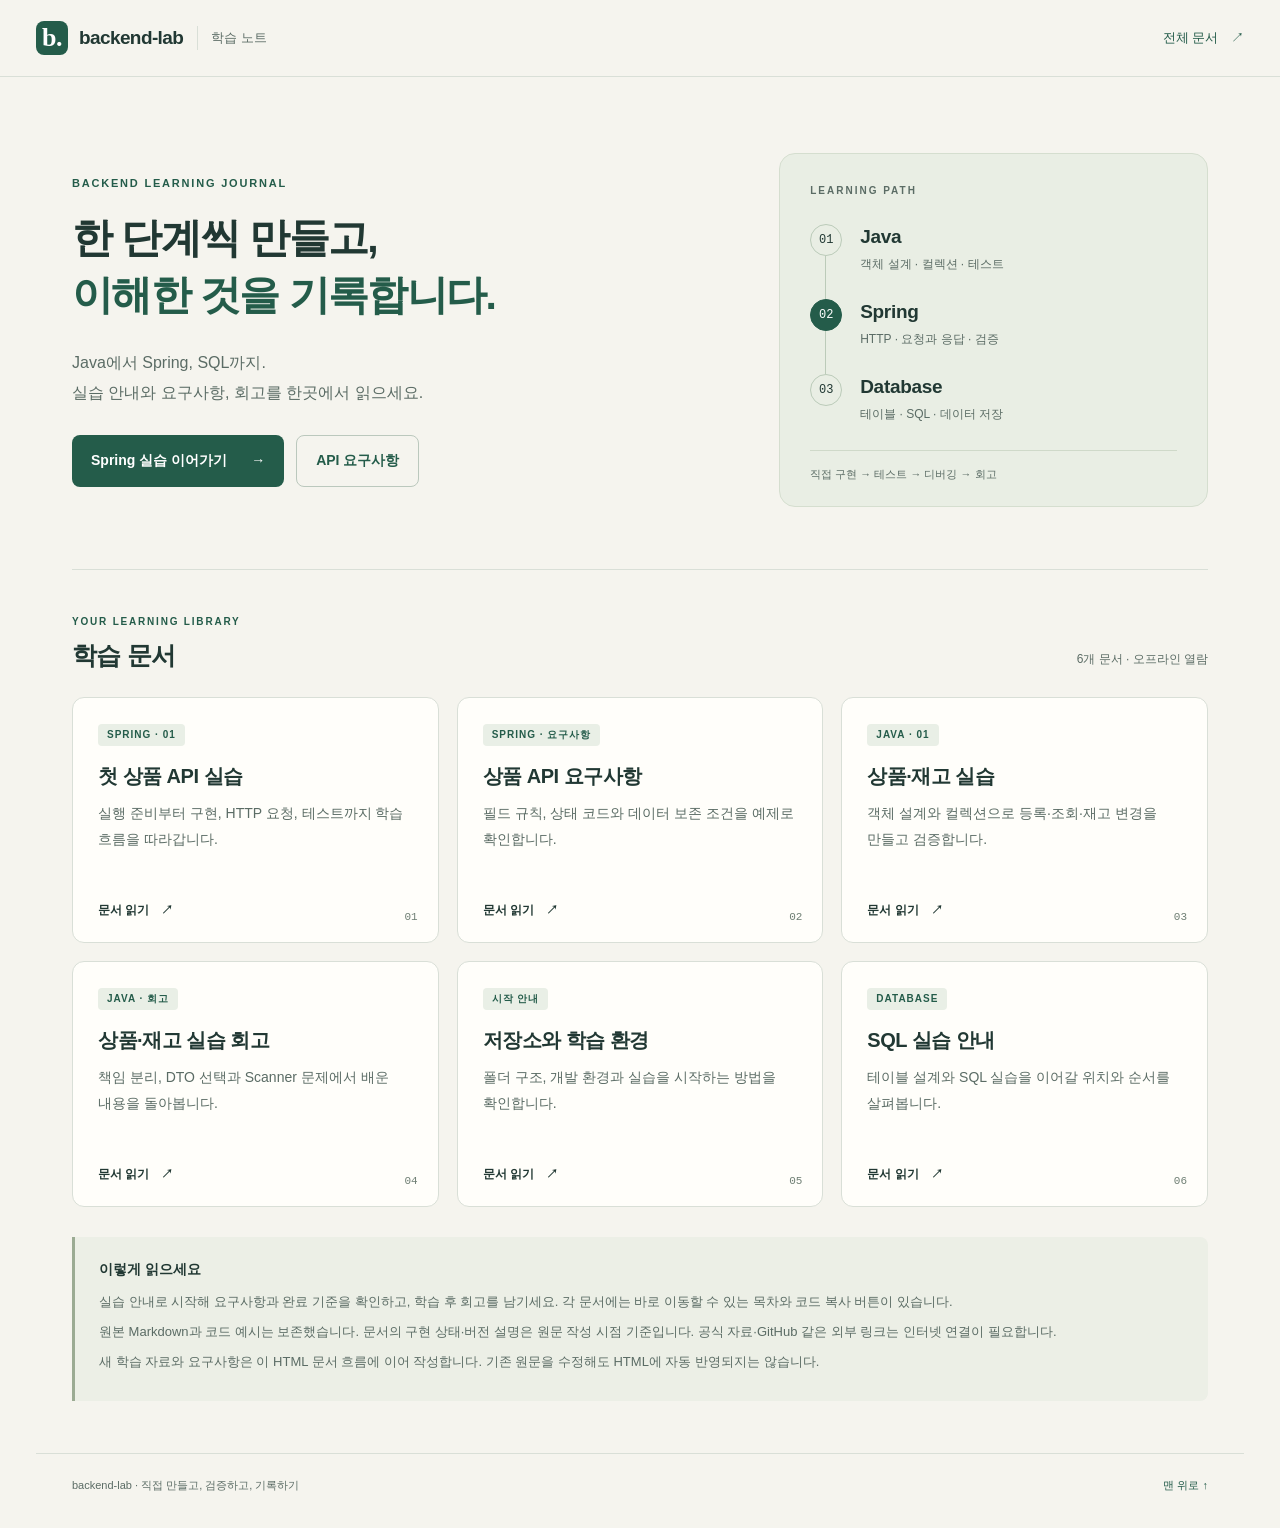
<file: index.html>
<!doctype html>
<html lang="ko">
<head>
<meta charset="utf-8">
<meta name="viewport" content="width=device-width, initial-scale=1">
<meta name="color-scheme" content="light">
<title>학습 시작 · backend-lab</title>
<link rel="stylesheet" href="learning-assets/learning.css">
<script src="learning-assets/learning.js" defer></script>
</head>
<body>
<a class="skip-link" href="#main">본문으로 건너뛰기</a>
<header class="topbar"><div class="topbar-inner"><a class="brand" href="index.html" aria-label="backend-lab 학습 시작"><span class="brand-icon" aria-hidden="true">b.</span>backend-lab<span class="brand-sub">학습 노트</span></a><a class="home-link" href="index.html">전체 문서 <span aria-hidden="true">↗</span></a></div></header>
<main id="main" class="home-main" tabindex="-1"><div id="top"></div>
<section class="hero" aria-labelledby="home-title"><div><p class="eyebrow">BACKEND LEARNING JOURNAL</p><h1 id="home-title">한 단계씩 만들고,<br><span>이해한 것을 기록합니다.</span></h1><p class="hero-description">Java에서 Spring, SQL까지.<br>실습 안내와 요구사항, 회고를 한곳에서 읽으세요.</p><div class="hero-actions"><a class="primary-button" href="spring/01-product-api/README.html">Spring 실습 이어가기 <span aria-hidden="true">→</span></a><a class="secondary-button" href="spring/01-product-api/REQUIREMENTS.html">API 요구사항</a></div></div><aside class="learning-path" aria-label="학습 흐름"><p class="path-label">LEARNING PATH</p><ol><li><span class="step-index">01</span><div><strong>Java</strong><span>객체 설계 · 컬렉션 · 테스트</span></div></li><li><span class="step-index">02</span><div><strong>Spring</strong><span>HTTP · 요청과 응답 · 검증</span></div></li><li><span class="step-index">03</span><div><strong>Database</strong><span>테이블 · SQL · 데이터 저장</span></div></li></ol><p class="path-note">직접 구현 → 테스트 → 디버깅 → 회고</p></aside></section>
<section class="library" aria-labelledby="library-title"><div class="section-heading"><div><p class="eyebrow">YOUR LEARNING LIBRARY</p><h2 id="library-title">학습 문서</h2></div><span class="count-label">6개 문서 · 오프라인 열람</span></div><div class="card-grid"><a class="doc-card" href="spring/01-product-api/README.html"><span class="card-category">SPRING · 01</span><h3>첫 상품 API 실습</h3><p>실행 준비부터 구현, HTTP 요청, 테스트까지 학습 흐름을 따라갑니다.</p><span class="card-link">문서 읽기 <span aria-hidden="true">↗</span></span><span class="card-number" aria-hidden="true">01</span></a>
<a class="doc-card" href="spring/01-product-api/REQUIREMENTS.html"><span class="card-category">SPRING · 요구사항</span><h3>상품 API 요구사항</h3><p>필드 규칙, 상태 코드와 데이터 보존 조건을 예제로 확인합니다.</p><span class="card-link">문서 읽기 <span aria-hidden="true">↗</span></span><span class="card-number" aria-hidden="true">02</span></a>
<a class="doc-card" href="java/01-product-inventory/README.html"><span class="card-category">JAVA · 01</span><h3>상품·재고 실습</h3><p>객체 설계와 컬렉션으로 등록·조회·재고 변경을 만들고 검증합니다.</p><span class="card-link">문서 읽기 <span aria-hidden="true">↗</span></span><span class="card-number" aria-hidden="true">03</span></a>
<a class="doc-card" href="java/01-product-inventory/LEARNING.html"><span class="card-category">JAVA · 회고</span><h3>상품·재고 실습 회고</h3><p>책임 분리, DTO 선택과 Scanner 문제에서 배운 내용을 돌아봅니다.</p><span class="card-link">문서 읽기 <span aria-hidden="true">↗</span></span><span class="card-number" aria-hidden="true">04</span></a>
<a class="doc-card" href="README.html"><span class="card-category">시작 안내</span><h3>저장소와 학습 환경</h3><p>폴더 구조, 개발 환경과 실습을 시작하는 방법을 확인합니다.</p><span class="card-link">문서 읽기 <span aria-hidden="true">↗</span></span><span class="card-number" aria-hidden="true">05</span></a>
<a class="doc-card" href="database/README.html"><span class="card-category">DATABASE</span><h3>SQL 실습 안내</h3><p>테이블 설계와 SQL 실습을 이어갈 위치와 순서를 살펴봅니다.</p><span class="card-link">문서 읽기 <span aria-hidden="true">↗</span></span><span class="card-number" aria-hidden="true">06</span></a></div></section>
<aside class="reading-note" aria-label="문서 이용 안내"><strong>이렇게 읽으세요</strong><p>실습 안내로 시작해 요구사항과 완료 기준을 확인하고, 학습 후 회고를 남기세요. 각 문서에는 바로 이동할 수 있는 목차와 코드 복사 버튼이 있습니다.</p><p>원본 Markdown과 코드 예시는 보존했습니다. 문서의 구현 상태·버전 설명은 원문 작성 시점 기준입니다. 공식 자료·GitHub 같은 외부 링크는 인터넷 연결이 필요합니다.</p><p>새 학습 자료와 요구사항은 이 HTML 문서 흐름에 이어 작성합니다. 기존 원문을 수정해도 HTML에 자동 반영되지는 않습니다.</p></aside>
</main><footer class="site-footer"><span>backend-lab · 직접 만들고, 검증하고, 기록하기</span><a href="#top">맨 위로 ↑</a></footer>
<div class="sr-only" id="copy-status" role="status" aria-live="polite"></div>
</body>
</html>
</file>
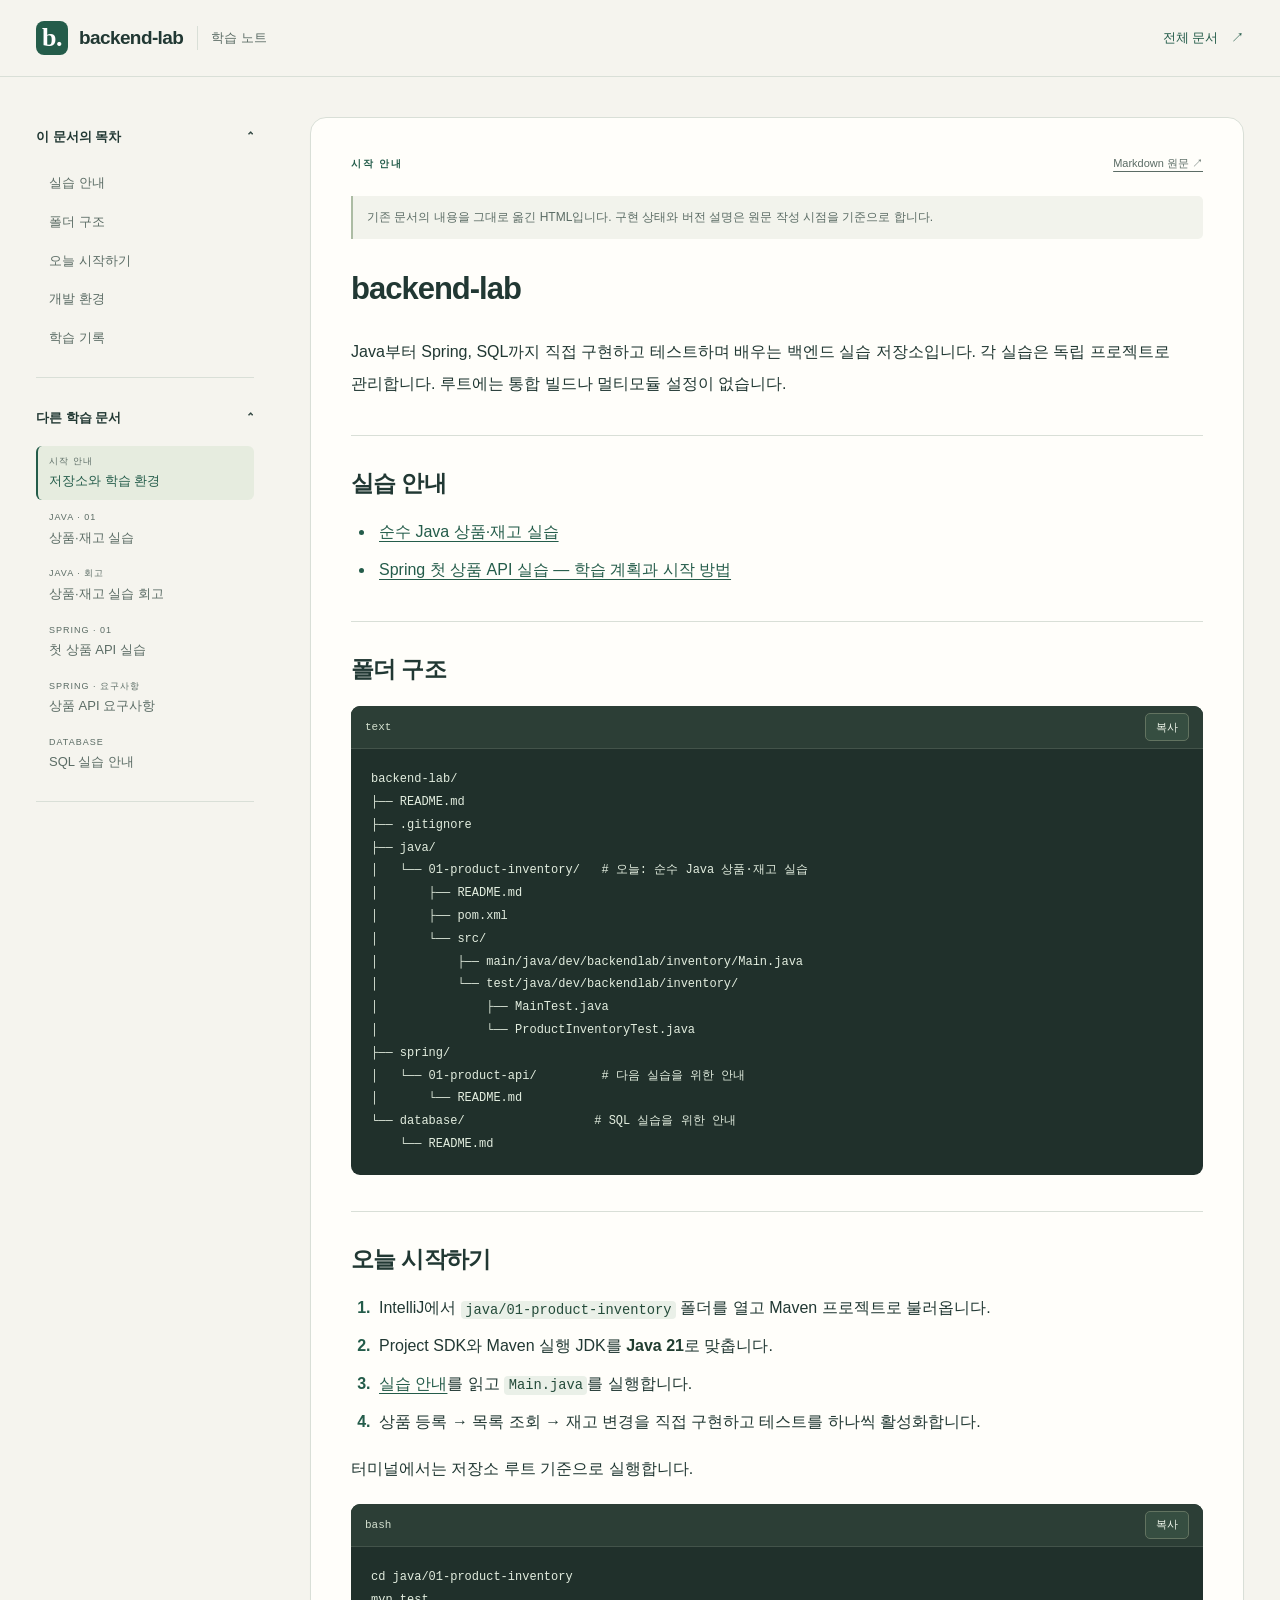
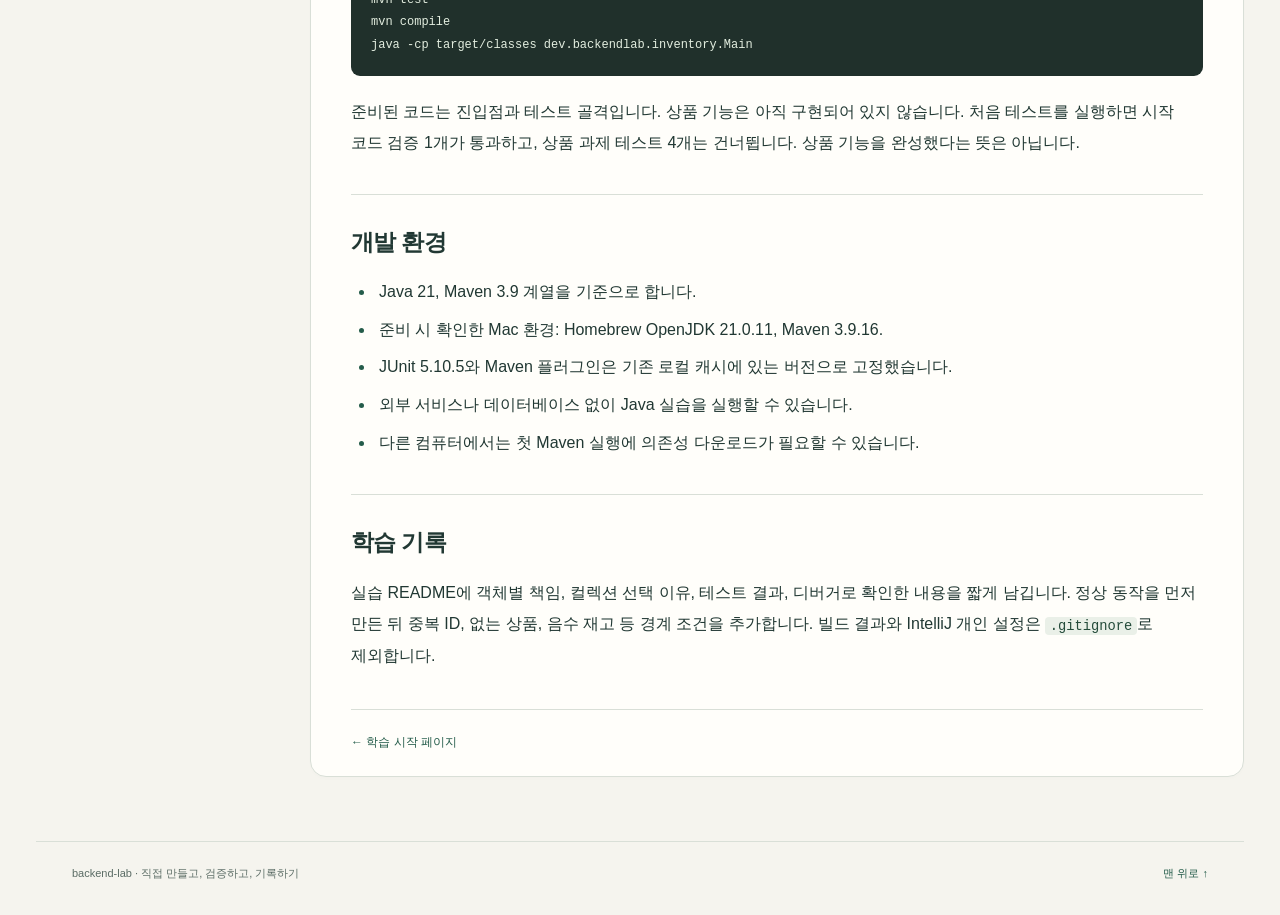
<file: README.html>
<!doctype html>
<html lang="ko">
<head>
<meta charset="utf-8">
<meta name="viewport" content="width=device-width, initial-scale=1">
<meta name="color-scheme" content="light">
<title>저장소와 학습 환경 · backend-lab</title>
<link rel="stylesheet" href="learning-assets/learning.css">
<script src="learning-assets/learning.js" defer></script>
</head>
<body>
<a class="skip-link" href="#main">본문으로 건너뛰기</a>
<header class="topbar"><div class="topbar-inner"><a class="brand" href="index.html" aria-label="backend-lab 학습 시작"><span class="brand-icon" aria-hidden="true">b.</span>backend-lab<span class="brand-sub">학습 노트</span></a><a class="home-link" href="index.html">전체 문서 <span aria-hidden="true">↗</span></a></div></header>
<div id="top" class="page-layout">
<aside class="sidebar"><details class="contents" open><summary>이 문서의 목차 <span aria-hidden="true">⌄</span></summary><nav aria-label="이 문서의 목차"><a class="depth-2" href="#실습-안내">실습 안내</a>
<a class="depth-2" href="#폴더-구조">폴더 구조</a>
<a class="depth-2" href="#오늘-시작하기">오늘 시작하기</a>
<a class="depth-2" href="#개발-환경">개발 환경</a>
<a class="depth-2" href="#학습-기록">학습 기록</a></nav></details><details class="document-list"><summary>다른 학습 문서 <span aria-hidden="true">⌄</span></summary><nav aria-label="다른 학습 문서"><a aria-current="page" href="README.html"><span>시작 안내</span>저장소와 학습 환경</a>
<a  href="java/01-product-inventory/README.html"><span>JAVA · 01</span>상품·재고 실습</a>
<a  href="java/01-product-inventory/LEARNING.html"><span>JAVA · 회고</span>상품·재고 실습 회고</a>
<a  href="spring/01-product-api/README.html"><span>SPRING · 01</span>첫 상품 API 실습</a>
<a  href="spring/01-product-api/REQUIREMENTS.html"><span>SPRING · 요구사항</span>상품 API 요구사항</a>
<a  href="database/README.html"><span>DATABASE</span>SQL 실습 안내</a></nav></details></aside>
<main id="main" class="document" tabindex="-1"><div class="document-meta"><span class="eyebrow">시작 안내</span><a class="source-link" href="README.md">Markdown 원문 ↗</a></div><div class="source-notice">기존 문서의 내용을 그대로 옮긴 HTML입니다. 구현 상태와 버전 설명은 원문 작성 시점을 기준으로 합니다.</div><article class="markdown-source"><section class="doc-intro"><h1 id="backend-lab">backend-lab</h1>
<p>Java부터 Spring, SQL까지 직접 구현하고 테스트하며 배우는 백엔드 실습 저장소입니다.
각 실습은 독립 프로젝트로 관리합니다. 루트에는 통합 빌드나 멀티모듈 설정이 없습니다.</p>
</section><section class="doc-section" aria-labelledby="실습-안내"><h2 id="실습-안내">실습 안내</h2>
<ul>
<li><a href="java/01-product-inventory/README.html">순수 Java 상품·재고 실습</a></li>
<li><a href="spring/01-product-api/README.html">Spring 첫 상품 API 실습 — 학습 계획과 시작 방법</a></li>
</ul>
</section><section class="doc-section" aria-labelledby="폴더-구조"><h2 id="폴더-구조">폴더 구조</h2>
<div class="code-block"><div class="code-toolbar" data-ui><span>text</span><button type="button" class="copy-button" aria-label="text 코드 복사">복사</button></div><pre tabindex="0"><code class="language-text">backend-lab/
├── README.md
├── .gitignore
├── java/
│   └── 01-product-inventory/   # 오늘: 순수 Java 상품·재고 실습
│       ├── README.md
│       ├── pom.xml
│       └── src/
│           ├── main/java/dev/backendlab/inventory/Main.java
│           └── test/java/dev/backendlab/inventory/
│               ├── MainTest.java
│               └── ProductInventoryTest.java
├── spring/
│   └── 01-product-api/         # 다음 실습을 위한 안내
│       └── README.md
└── database/                  # SQL 실습을 위한 안내
    └── README.md
</code></pre></div>
</section><section class="doc-section" aria-labelledby="오늘-시작하기"><h2 id="오늘-시작하기">오늘 시작하기</h2>
<ol>
<li>IntelliJ에서 <code>java/01-product-inventory</code> 폴더를 열고 Maven 프로젝트로 불러옵니다.</li>
<li>Project SDK와 Maven 실행 JDK를 <strong>Java 21</strong>로 맞춥니다.</li>
<li><a href="java/01-product-inventory/README.html">실습 안내</a>를 읽고 <code>Main.java</code>를 실행합니다.</li>
<li>상품 등록 → 목록 조회 → 재고 변경을 직접 구현하고 테스트를 하나씩 활성화합니다.</li>
</ol>
<p>터미널에서는 저장소 루트 기준으로 실행합니다.</p>
<div class="code-block"><div class="code-toolbar" data-ui><span>bash</span><button type="button" class="copy-button" aria-label="bash 코드 복사">복사</button></div><pre tabindex="0"><code class="language-bash">cd java/01-product-inventory
mvn test
mvn compile
java -cp target/classes dev.backendlab.inventory.Main
</code></pre></div>
<p>준비된 코드는 진입점과 테스트 골격입니다. 상품 기능은 아직 구현되어 있지 않습니다.
처음 테스트를 실행하면 시작 코드 검증 1개가 통과하고, 상품 과제 테스트 4개는 건너뜁니다.
상품 기능을 완성했다는 뜻은 아닙니다.</p>
</section><section class="doc-section" aria-labelledby="개발-환경"><h2 id="개발-환경">개발 환경</h2>
<ul>
<li>Java 21, Maven 3.9 계열을 기준으로 합니다.</li>
<li>준비 시 확인한 Mac 환경: Homebrew OpenJDK 21.0.11, Maven 3.9.16.</li>
<li>JUnit 5.10.5와 Maven 플러그인은 기존 로컬 캐시에 있는 버전으로 고정했습니다.</li>
<li>외부 서비스나 데이터베이스 없이 Java 실습을 실행할 수 있습니다.</li>
<li>다른 컴퓨터에서는 첫 Maven 실행에 의존성 다운로드가 필요할 수 있습니다.</li>
</ul>
</section><section class="doc-section" aria-labelledby="학습-기록"><h2 id="학습-기록">학습 기록</h2>
<p>실습 README에 객체별 책임, 컬렉션 선택 이유, 테스트 결과, 디버거로 확인한 내용을 짧게 남깁니다.
정상 동작을 먼저 만든 뒤 중복 ID, 없는 상품, 음수 재고 등 경계 조건을 추가합니다.
빌드 결과와 IntelliJ 개인 설정은 <code>.gitignore</code>로 제외합니다.</p>
</section></article><nav class="document-bottom" aria-label="문서 이동"><a href="index.html">← 학습 시작 페이지</a></nav></main>
</div><footer class="site-footer"><span>backend-lab · 직접 만들고, 검증하고, 기록하기</span><a href="#top">맨 위로 ↑</a></footer>
<div class="sr-only" id="copy-status" role="status" aria-live="polite"></div>
</body>
</html>
</file>
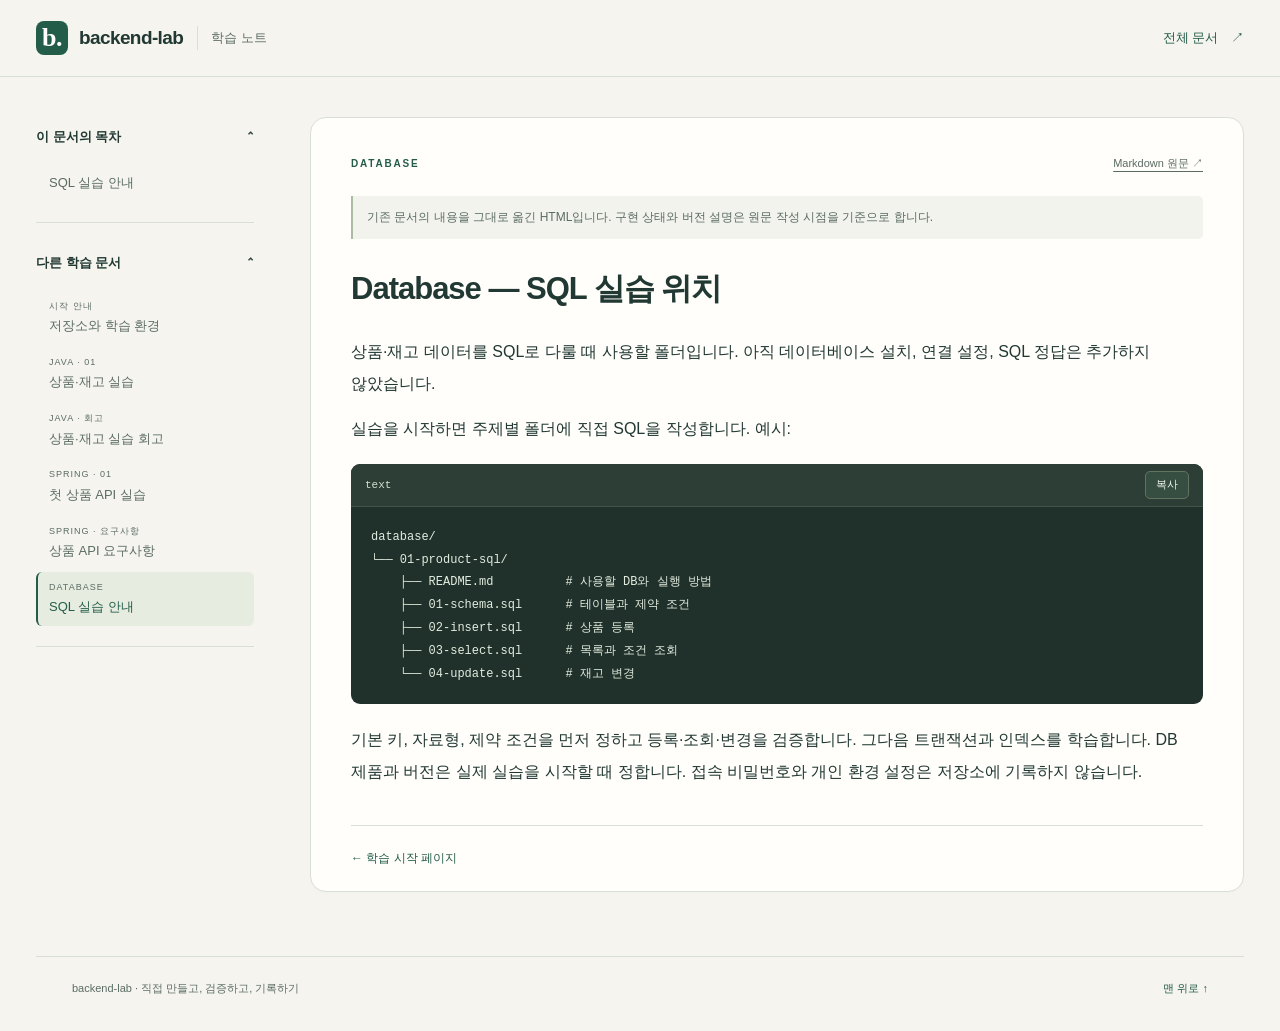
<file: database/README.html>
<!doctype html>
<html lang="ko">
<head>
<meta charset="utf-8">
<meta name="viewport" content="width=device-width, initial-scale=1">
<meta name="color-scheme" content="light">
<title>SQL 실습 안내 · backend-lab</title>
<link rel="stylesheet" href="../learning-assets/learning.css">
<script src="../learning-assets/learning.js" defer></script>
</head>
<body>
<a class="skip-link" href="#main">본문으로 건너뛰기</a>
<header class="topbar"><div class="topbar-inner"><a class="brand" href="../index.html" aria-label="backend-lab 학습 시작"><span class="brand-icon" aria-hidden="true">b.</span>backend-lab<span class="brand-sub">학습 노트</span></a><a class="home-link" href="../index.html">전체 문서 <span aria-hidden="true">↗</span></a></div></header>
<div id="top" class="page-layout">
<aside class="sidebar"><details class="contents" open><summary>이 문서의 목차 <span aria-hidden="true">⌄</span></summary><nav aria-label="이 문서의 목차"><a href="#database--sql-실습-위치">SQL 실습 안내</a></nav></details><details class="document-list"><summary>다른 학습 문서 <span aria-hidden="true">⌄</span></summary><nav aria-label="다른 학습 문서"><a  href="../README.html"><span>시작 안내</span>저장소와 학습 환경</a>
<a  href="../java/01-product-inventory/README.html"><span>JAVA · 01</span>상품·재고 실습</a>
<a  href="../java/01-product-inventory/LEARNING.html"><span>JAVA · 회고</span>상품·재고 실습 회고</a>
<a  href="../spring/01-product-api/README.html"><span>SPRING · 01</span>첫 상품 API 실습</a>
<a  href="../spring/01-product-api/REQUIREMENTS.html"><span>SPRING · 요구사항</span>상품 API 요구사항</a>
<a aria-current="page" href="README.html"><span>DATABASE</span>SQL 실습 안내</a></nav></details></aside>
<main id="main" class="document" tabindex="-1"><div class="document-meta"><span class="eyebrow">DATABASE</span><a class="source-link" href="README.md">Markdown 원문 ↗</a></div><div class="source-notice">기존 문서의 내용을 그대로 옮긴 HTML입니다. 구현 상태와 버전 설명은 원문 작성 시점을 기준으로 합니다.</div><article class="markdown-source"><section class="doc-intro"><h1 id="database--sql-실습-위치">Database — SQL 실습 위치</h1>
<p>상품·재고 데이터를 SQL로 다룰 때 사용할 폴더입니다.
아직 데이터베이스 설치, 연결 설정, SQL 정답은 추가하지 않았습니다.</p>
<p>실습을 시작하면 주제별 폴더에 직접 SQL을 작성합니다. 예시:</p>
<div class="code-block"><div class="code-toolbar" data-ui><span>text</span><button type="button" class="copy-button" aria-label="text 코드 복사">복사</button></div><pre tabindex="0"><code class="language-text">database/
└── 01-product-sql/
    ├── README.md          # 사용할 DB와 실행 방법
    ├── 01-schema.sql      # 테이블과 제약 조건
    ├── 02-insert.sql      # 상품 등록
    ├── 03-select.sql      # 목록과 조건 조회
    └── 04-update.sql      # 재고 변경
</code></pre></div>
<p>기본 키, 자료형, 제약 조건을 먼저 정하고 등록·조회·변경을 검증합니다.
그다음 트랜잭션과 인덱스를 학습합니다. DB 제품과 버전은 실제 실습을 시작할 때 정합니다.
접속 비밀번호와 개인 환경 설정은 저장소에 기록하지 않습니다.</p>
</section></article><nav class="document-bottom" aria-label="문서 이동"><a href="../index.html">← 학습 시작 페이지</a></nav></main>
</div><footer class="site-footer"><span>backend-lab · 직접 만들고, 검증하고, 기록하기</span><a href="#top">맨 위로 ↑</a></footer>
<div class="sr-only" id="copy-status" role="status" aria-live="polite"></div>
</body>
</html>
</file>
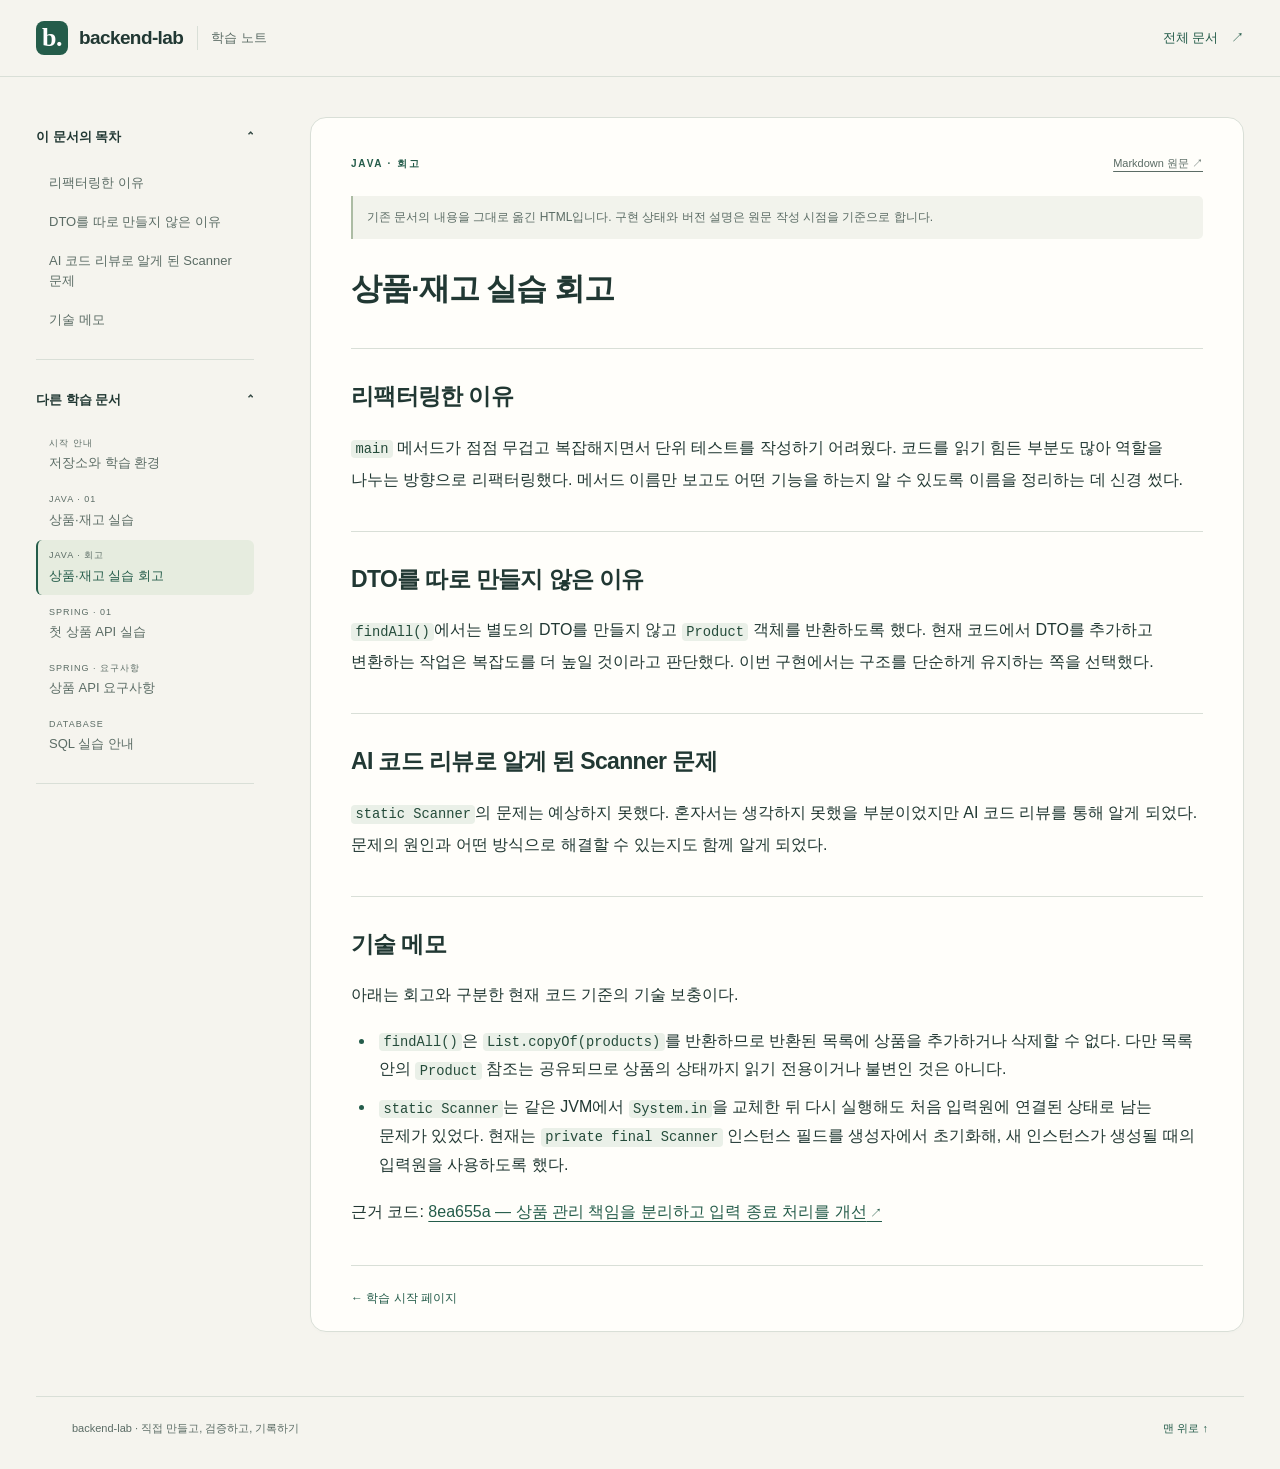
<file: java/01-product-inventory/LEARNING.html>
<!doctype html>
<html lang="ko">
<head>
<meta charset="utf-8">
<meta name="viewport" content="width=device-width, initial-scale=1">
<meta name="color-scheme" content="light">
<title>상품·재고 실습 회고 · backend-lab</title>
<link rel="stylesheet" href="../../learning-assets/learning.css">
<script src="../../learning-assets/learning.js" defer></script>
</head>
<body>
<a class="skip-link" href="#main">본문으로 건너뛰기</a>
<header class="topbar"><div class="topbar-inner"><a class="brand" href="../../index.html" aria-label="backend-lab 학습 시작"><span class="brand-icon" aria-hidden="true">b.</span>backend-lab<span class="brand-sub">학습 노트</span></a><a class="home-link" href="../../index.html">전체 문서 <span aria-hidden="true">↗</span></a></div></header>
<div id="top" class="page-layout">
<aside class="sidebar"><details class="contents" open><summary>이 문서의 목차 <span aria-hidden="true">⌄</span></summary><nav aria-label="이 문서의 목차"><a class="depth-2" href="#리팩터링한-이유">리팩터링한 이유</a>
<a class="depth-2" href="#dto를-따로-만들지-않은-이유">DTO를 따로 만들지 않은 이유</a>
<a class="depth-2" href="#ai-코드-리뷰로-알게-된-scanner-문제">AI 코드 리뷰로 알게 된 Scanner 문제</a>
<a class="depth-2" href="#기술-메모">기술 메모</a></nav></details><details class="document-list"><summary>다른 학습 문서 <span aria-hidden="true">⌄</span></summary><nav aria-label="다른 학습 문서"><a  href="../../README.html"><span>시작 안내</span>저장소와 학습 환경</a>
<a  href="README.html"><span>JAVA · 01</span>상품·재고 실습</a>
<a aria-current="page" href="LEARNING.html"><span>JAVA · 회고</span>상품·재고 실습 회고</a>
<a  href="../../spring/01-product-api/README.html"><span>SPRING · 01</span>첫 상품 API 실습</a>
<a  href="../../spring/01-product-api/REQUIREMENTS.html"><span>SPRING · 요구사항</span>상품 API 요구사항</a>
<a  href="../../database/README.html"><span>DATABASE</span>SQL 실습 안내</a></nav></details></aside>
<main id="main" class="document" tabindex="-1"><div class="document-meta"><span class="eyebrow">JAVA · 회고</span><a class="source-link" href="LEARNING.md">Markdown 원문 ↗</a></div><div class="source-notice">기존 문서의 내용을 그대로 옮긴 HTML입니다. 구현 상태와 버전 설명은 원문 작성 시점을 기준으로 합니다.</div><article class="markdown-source"><section class="doc-intro"><h1 id="상품재고-실습-회고">상품·재고 실습 회고</h1>
</section><section class="doc-section" aria-labelledby="리팩터링한-이유"><h2 id="리팩터링한-이유">리팩터링한 이유</h2>
<p><code>main</code> 메서드가 점점 무겁고 복잡해지면서 단위 테스트를 작성하기 어려웠다. 코드를 읽기 힘든 부분도 많아 역할을 나누는 방향으로 리팩터링했다. 메서드 이름만 보고도 어떤 기능을 하는지 알 수 있도록 이름을 정리하는 데 신경 썼다.</p>
</section><section class="doc-section" aria-labelledby="dto를-따로-만들지-않은-이유"><h2 id="dto를-따로-만들지-않은-이유">DTO를 따로 만들지 않은 이유</h2>
<p><code>findAll()</code>에서는 별도의 DTO를 만들지 않고 <code>Product</code> 객체를 반환하도록 했다. 현재 코드에서 DTO를 추가하고 변환하는 작업은 복잡도를 더 높일 것이라고 판단했다. 이번 구현에서는 구조를 단순하게 유지하는 쪽을 선택했다.</p>
</section><section class="doc-section" aria-labelledby="ai-코드-리뷰로-알게-된-scanner-문제"><h2 id="ai-코드-리뷰로-알게-된-scanner-문제">AI 코드 리뷰로 알게 된 Scanner 문제</h2>
<p><code>static Scanner</code>의 문제는 예상하지 못했다. 혼자서는 생각하지 못했을 부분이었지만 AI 코드 리뷰를 통해 알게 되었다. 문제의 원인과 어떤 방식으로 해결할 수 있는지도 함께 알게 되었다.</p>
</section><section class="doc-section" aria-labelledby="기술-메모"><h2 id="기술-메모">기술 메모</h2>
<p>아래는 회고와 구분한 현재 코드 기준의 기술 보충이다.</p>
<ul>
<li><code>findAll()</code>은 <code>List.copyOf(products)</code>를 반환하므로 반환된 목록에 상품을 추가하거나 삭제할 수 없다. 다만 목록 안의 <code>Product</code> 참조는 공유되므로 상품의 상태까지 읽기 전용이거나 불변인 것은 아니다.</li>
<li><code>static Scanner</code>는 같은 JVM에서 <code>System.in</code>을 교체한 뒤 다시 실행해도 처음 입력원에 연결된 상태로 남는 문제가 있었다. 현재는 <code>private final Scanner</code> 인스턴스 필드를 생성자에서 초기화해, 새 인스턴스가 생성될 때의 입력원을 사용하도록 했다.</li>
</ul>
<p>근거 코드: <a href="https://github.com/AHNYUNKI/backend-lab/commit/8ea655a5eacd21237ea53de2bc0f5b7ed4e32172" class="external-link">8ea655a — 상품 관리 책임을 분리하고 입력 종료 처리를 개선</a></p>
</section></article><nav class="document-bottom" aria-label="문서 이동"><a href="../../index.html">← 학습 시작 페이지</a></nav></main>
</div><footer class="site-footer"><span>backend-lab · 직접 만들고, 검증하고, 기록하기</span><a href="#top">맨 위로 ↑</a></footer>
<div class="sr-only" id="copy-status" role="status" aria-live="polite"></div>
</body>
</html>
</file>
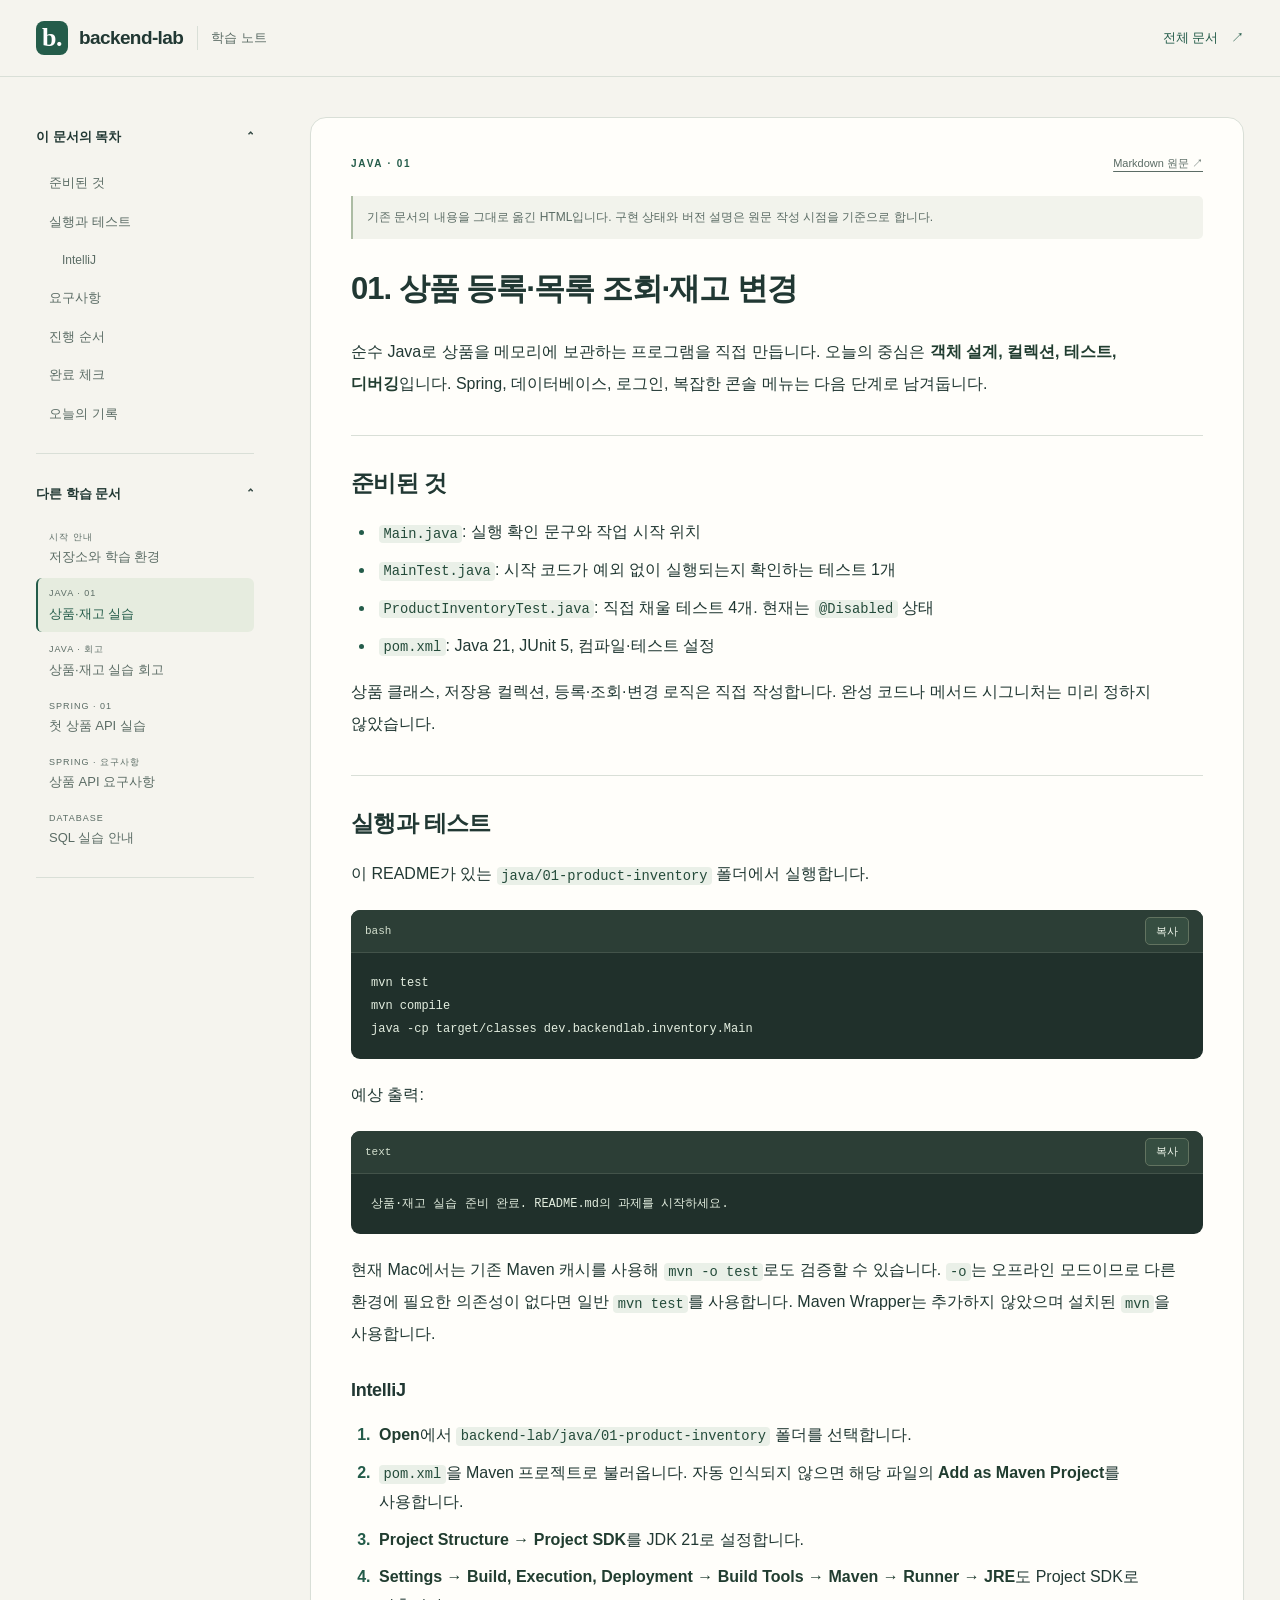
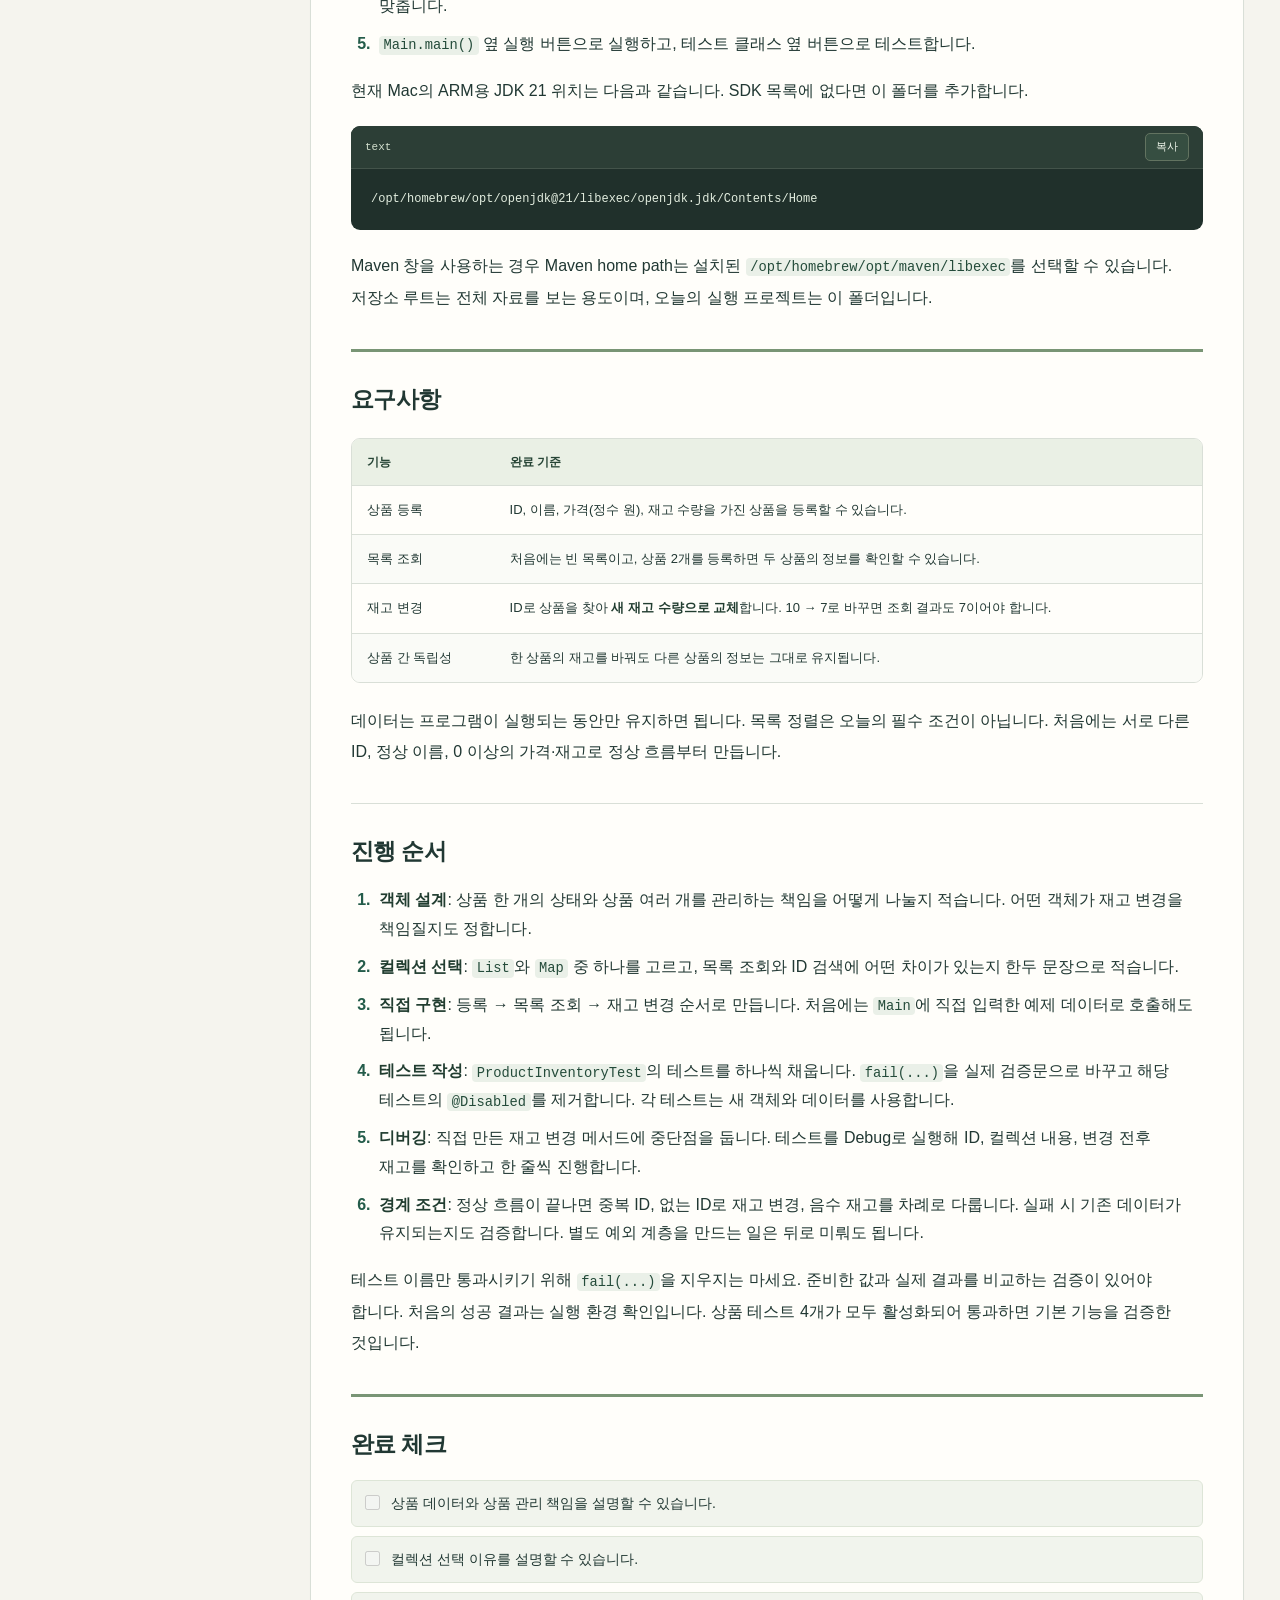
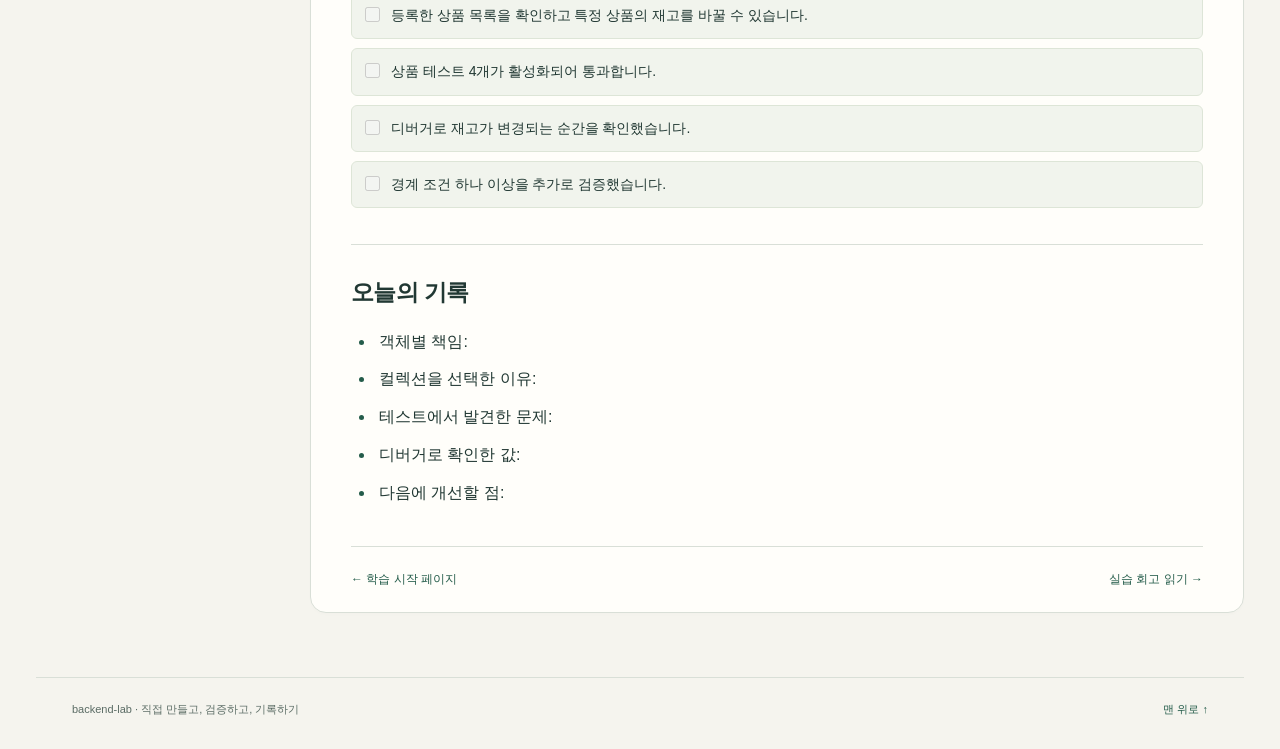
<file: java/01-product-inventory/README.html>
<!doctype html>
<html lang="ko">
<head>
<meta charset="utf-8">
<meta name="viewport" content="width=device-width, initial-scale=1">
<meta name="color-scheme" content="light">
<title>상품·재고 실습 · backend-lab</title>
<link rel="stylesheet" href="../../learning-assets/learning.css">
<script src="../../learning-assets/learning.js" defer></script>
</head>
<body>
<a class="skip-link" href="#main">본문으로 건너뛰기</a>
<header class="topbar"><div class="topbar-inner"><a class="brand" href="../../index.html" aria-label="backend-lab 학습 시작"><span class="brand-icon" aria-hidden="true">b.</span>backend-lab<span class="brand-sub">학습 노트</span></a><a class="home-link" href="../../index.html">전체 문서 <span aria-hidden="true">↗</span></a></div></header>
<div id="top" class="page-layout">
<aside class="sidebar"><details class="contents" open><summary>이 문서의 목차 <span aria-hidden="true">⌄</span></summary><nav aria-label="이 문서의 목차"><a class="depth-2" href="#준비된-것">준비된 것</a>
<a class="depth-2" href="#실행과-테스트">실행과 테스트</a>
<a class="depth-3" href="#intellij">IntelliJ</a>
<a class="depth-2" href="#요구사항">요구사항</a>
<a class="depth-2" href="#진행-순서">진행 순서</a>
<a class="depth-2" href="#완료-체크">완료 체크</a>
<a class="depth-2" href="#오늘의-기록">오늘의 기록</a></nav></details><details class="document-list"><summary>다른 학습 문서 <span aria-hidden="true">⌄</span></summary><nav aria-label="다른 학습 문서"><a  href="../../README.html"><span>시작 안내</span>저장소와 학습 환경</a>
<a aria-current="page" href="README.html"><span>JAVA · 01</span>상품·재고 실습</a>
<a  href="LEARNING.html"><span>JAVA · 회고</span>상품·재고 실습 회고</a>
<a  href="../../spring/01-product-api/README.html"><span>SPRING · 01</span>첫 상품 API 실습</a>
<a  href="../../spring/01-product-api/REQUIREMENTS.html"><span>SPRING · 요구사항</span>상품 API 요구사항</a>
<a  href="../../database/README.html"><span>DATABASE</span>SQL 실습 안내</a></nav></details></aside>
<main id="main" class="document" tabindex="-1"><div class="document-meta"><span class="eyebrow">JAVA · 01</span><a class="source-link" href="README.md">Markdown 원문 ↗</a></div><div class="source-notice">기존 문서의 내용을 그대로 옮긴 HTML입니다. 구현 상태와 버전 설명은 원문 작성 시점을 기준으로 합니다.</div><article class="markdown-source"><section class="doc-intro"><h1 id="01-상품-등록목록-조회재고-변경">01. 상품 등록·목록 조회·재고 변경</h1>
<p>순수 Java로 상품을 메모리에 보관하는 프로그램을 직접 만듭니다.
오늘의 중심은 <strong>객체 설계, 컬렉션, 테스트, 디버깅</strong>입니다.
Spring, 데이터베이스, 로그인, 복잡한 콘솔 메뉴는 다음 단계로 남겨둡니다.</p>
</section><section class="doc-section" aria-labelledby="준비된-것"><h2 id="준비된-것">준비된 것</h2>
<ul>
<li><code>Main.java</code>: 실행 확인 문구와 작업 시작 위치</li>
<li><code>MainTest.java</code>: 시작 코드가 예외 없이 실행되는지 확인하는 테스트 1개</li>
<li><code>ProductInventoryTest.java</code>: 직접 채울 테스트 4개. 현재는 <code>@Disabled</code> 상태</li>
<li><code>pom.xml</code>: Java 21, JUnit 5, 컴파일·테스트 설정</li>
</ul>
<p>상품 클래스, 저장용 컬렉션, 등록·조회·변경 로직은 직접 작성합니다.
완성 코드나 메서드 시그니처는 미리 정하지 않았습니다.</p>
</section><section class="doc-section" aria-labelledby="실행과-테스트"><h2 id="실행과-테스트">실행과 테스트</h2>
<p>이 README가 있는 <code>java/01-product-inventory</code> 폴더에서 실행합니다.</p>
<div class="code-block"><div class="code-toolbar" data-ui><span>bash</span><button type="button" class="copy-button" aria-label="bash 코드 복사">복사</button></div><pre tabindex="0"><code class="language-bash">mvn test
mvn compile
java -cp target/classes dev.backendlab.inventory.Main
</code></pre></div>
<p>예상 출력:</p>
<div class="code-block"><div class="code-toolbar" data-ui><span>text</span><button type="button" class="copy-button" aria-label="text 코드 복사">복사</button></div><pre tabindex="0"><code class="language-text">상품·재고 실습 준비 완료. README.md의 과제를 시작하세요.
</code></pre></div>
<p>현재 Mac에서는 기존 Maven 캐시를 사용해 <code>mvn -o test</code>로도 검증할 수 있습니다.
<code>-o</code>는 오프라인 모드이므로 다른 환경에 필요한 의존성이 없다면 일반 <code>mvn test</code>를 사용합니다.
Maven Wrapper는 추가하지 않았으며 설치된 <code>mvn</code>을 사용합니다.</p>
<h3 id="intellij">IntelliJ</h3>
<ol>
<li><strong>Open</strong>에서 <code>backend-lab/java/01-product-inventory</code> 폴더를 선택합니다.</li>
<li><code>pom.xml</code>을 Maven 프로젝트로 불러옵니다. 자동 인식되지 않으면 해당 파일의 <strong>Add as Maven Project</strong>를 사용합니다.</li>
<li><strong>Project Structure → Project SDK</strong>를 JDK 21로 설정합니다.</li>
<li><strong>Settings → Build, Execution, Deployment → Build Tools → Maven → Runner → JRE</strong>도 Project SDK로 맞춥니다.</li>
<li><code>Main.main()</code> 옆 실행 버튼으로 실행하고, 테스트 클래스 옆 버튼으로 테스트합니다.</li>
</ol>
<p>현재 Mac의 ARM용 JDK 21 위치는 다음과 같습니다. SDK 목록에 없다면 이 폴더를 추가합니다.</p>
<div class="code-block"><div class="code-toolbar" data-ui><span>text</span><button type="button" class="copy-button" aria-label="text 코드 복사">복사</button></div><pre tabindex="0"><code class="language-text">/opt/homebrew/opt/openjdk@21/libexec/openjdk.jdk/Contents/Home
</code></pre></div>
<p>Maven 창을 사용하는 경우 Maven home path는 설치된 <code>/opt/homebrew/opt/maven/libexec</code>를 선택할 수 있습니다.
저장소 루트는 전체 자료를 보는 용도이며, 오늘의 실행 프로젝트는 이 폴더입니다.</p>
</section><section class="doc-section criteria-section" aria-labelledby="요구사항"><h2 id="요구사항">요구사항</h2>
<div class="table-scroll" tabindex="0" role="region" aria-label="학습 내용 표 · 가로로 스크롤할 수 있습니다"><table><thead><tr><th scope="col">기능</th>
<th scope="col">완료 기준</th>
</tr></thead><tbody><tr><td>상품 등록</td>
<td>ID, 이름, 가격(정수 원), 재고 수량을 가진 상품을 등록할 수 있습니다.</td>
</tr><tr><td>목록 조회</td>
<td>처음에는 빈 목록이고, 상품 2개를 등록하면 두 상품의 정보를 확인할 수 있습니다.</td>
</tr><tr><td>재고 변경</td>
<td>ID로 상품을 찾아 <strong>새 재고 수량으로 교체</strong>합니다. 10 → 7로 바꾸면 조회 결과도 7이어야 합니다.</td>
</tr><tr><td>상품 간 독립성</td>
<td>한 상품의 재고를 바꿔도 다른 상품의 정보는 그대로 유지됩니다.</td>
</tr></tbody></table></div>
<p>데이터는 프로그램이 실행되는 동안만 유지하면 됩니다. 목록 정렬은 오늘의 필수 조건이 아닙니다.
처음에는 서로 다른 ID, 정상 이름, 0 이상의 가격·재고로 정상 흐름부터 만듭니다.</p>
</section><section class="doc-section" aria-labelledby="진행-순서"><h2 id="진행-순서">진행 순서</h2>
<ol>
<li><strong>객체 설계</strong>: 상품 한 개의 상태와 상품 여러 개를 관리하는 책임을 어떻게 나눌지 적습니다. 어떤 객체가 재고 변경을 책임질지도 정합니다.</li>
<li><strong>컬렉션 선택</strong>: <code>List</code>와 <code>Map</code> 중 하나를 고르고, 목록 조회와 ID 검색에 어떤 차이가 있는지 한두 문장으로 적습니다.</li>
<li><strong>직접 구현</strong>: 등록 → 목록 조회 → 재고 변경 순서로 만듭니다. 처음에는 <code>Main</code>에 직접 입력한 예제 데이터로 호출해도 됩니다.</li>
<li><strong>테스트 작성</strong>: <code>ProductInventoryTest</code>의 테스트를 하나씩 채웁니다. <code>fail(...)</code>을 실제 검증문으로 바꾸고 해당 테스트의 <code>@Disabled</code>를 제거합니다. 각 테스트는 새 객체와 데이터를 사용합니다.</li>
<li><strong>디버깅</strong>: 직접 만든 재고 변경 메서드에 중단점을 둡니다. 테스트를 Debug로 실행해 ID, 컬렉션 내용, 변경 전후 재고를 확인하고 한 줄씩 진행합니다.</li>
<li><strong>경계 조건</strong>: 정상 흐름이 끝나면 중복 ID, 없는 ID로 재고 변경, 음수 재고를 차례로 다룹니다. 실패 시 기존 데이터가 유지되는지도 검증합니다. 별도 예외 계층을 만드는 일은 뒤로 미뤄도 됩니다.</li>
</ol>
<p>테스트 이름만 통과시키기 위해 <code>fail(...)</code>을 지우지는 마세요. 준비한 값과 실제 결과를 비교하는 검증이 있어야 합니다.
처음의 성공 결과는 실행 환경 확인입니다. 상품 테스트 4개가 모두 활성화되어 통과하면 기본 기능을 검증한 것입니다.</p>
</section><section class="doc-section criteria-section" aria-labelledby="완료-체크"><h2 id="완료-체크">완료 체크</h2>
<ul>
<li><input disabled="" type="checkbox"> 상품 데이터와 상품 관리 책임을 설명할 수 있습니다.</li>
<li><input disabled="" type="checkbox"> 컬렉션 선택 이유를 설명할 수 있습니다.</li>
<li><input disabled="" type="checkbox"> 등록한 상품 목록을 확인하고 특정 상품의 재고를 바꿀 수 있습니다.</li>
<li><input disabled="" type="checkbox"> 상품 테스트 4개가 활성화되어 통과합니다.</li>
<li><input disabled="" type="checkbox"> 디버거로 재고가 변경되는 순간을 확인했습니다.</li>
<li><input disabled="" type="checkbox"> 경계 조건 하나 이상을 추가로 검증했습니다.</li>
</ul>
</section><section class="doc-section" aria-labelledby="오늘의-기록"><h2 id="오늘의-기록">오늘의 기록</h2>
<ul>
<li>객체별 책임:</li>
<li>컬렉션을 선택한 이유:</li>
<li>테스트에서 발견한 문제:</li>
<li>디버거로 확인한 값:</li>
<li>다음에 개선할 점:</li>
</ul>
</section></article><nav class="document-bottom" aria-label="문서 이동"><a href="../../index.html">← 학습 시작 페이지</a><a href="LEARNING.html">실습 회고 읽기 →</a></nav></main>
</div><footer class="site-footer"><span>backend-lab · 직접 만들고, 검증하고, 기록하기</span><a href="#top">맨 위로 ↑</a></footer>
<div class="sr-only" id="copy-status" role="status" aria-live="polite"></div>
</body>
</html>
</file>
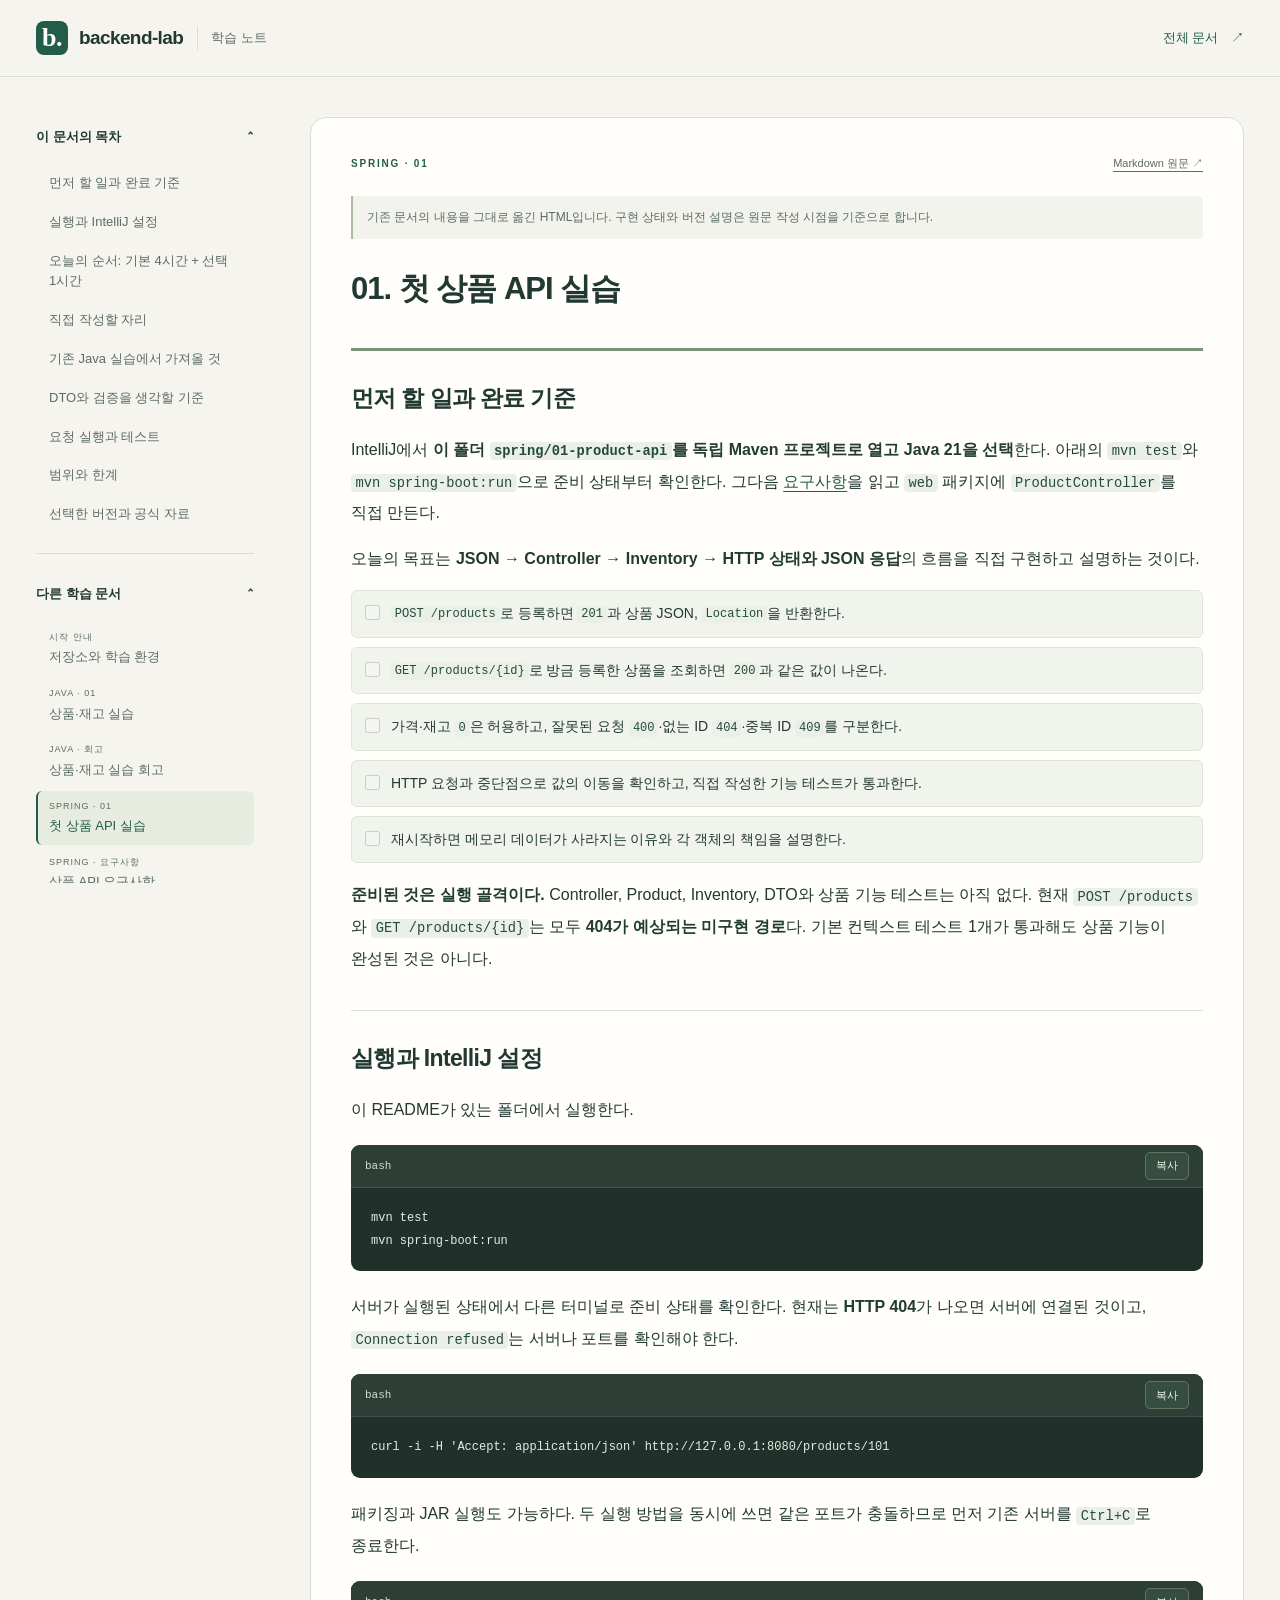
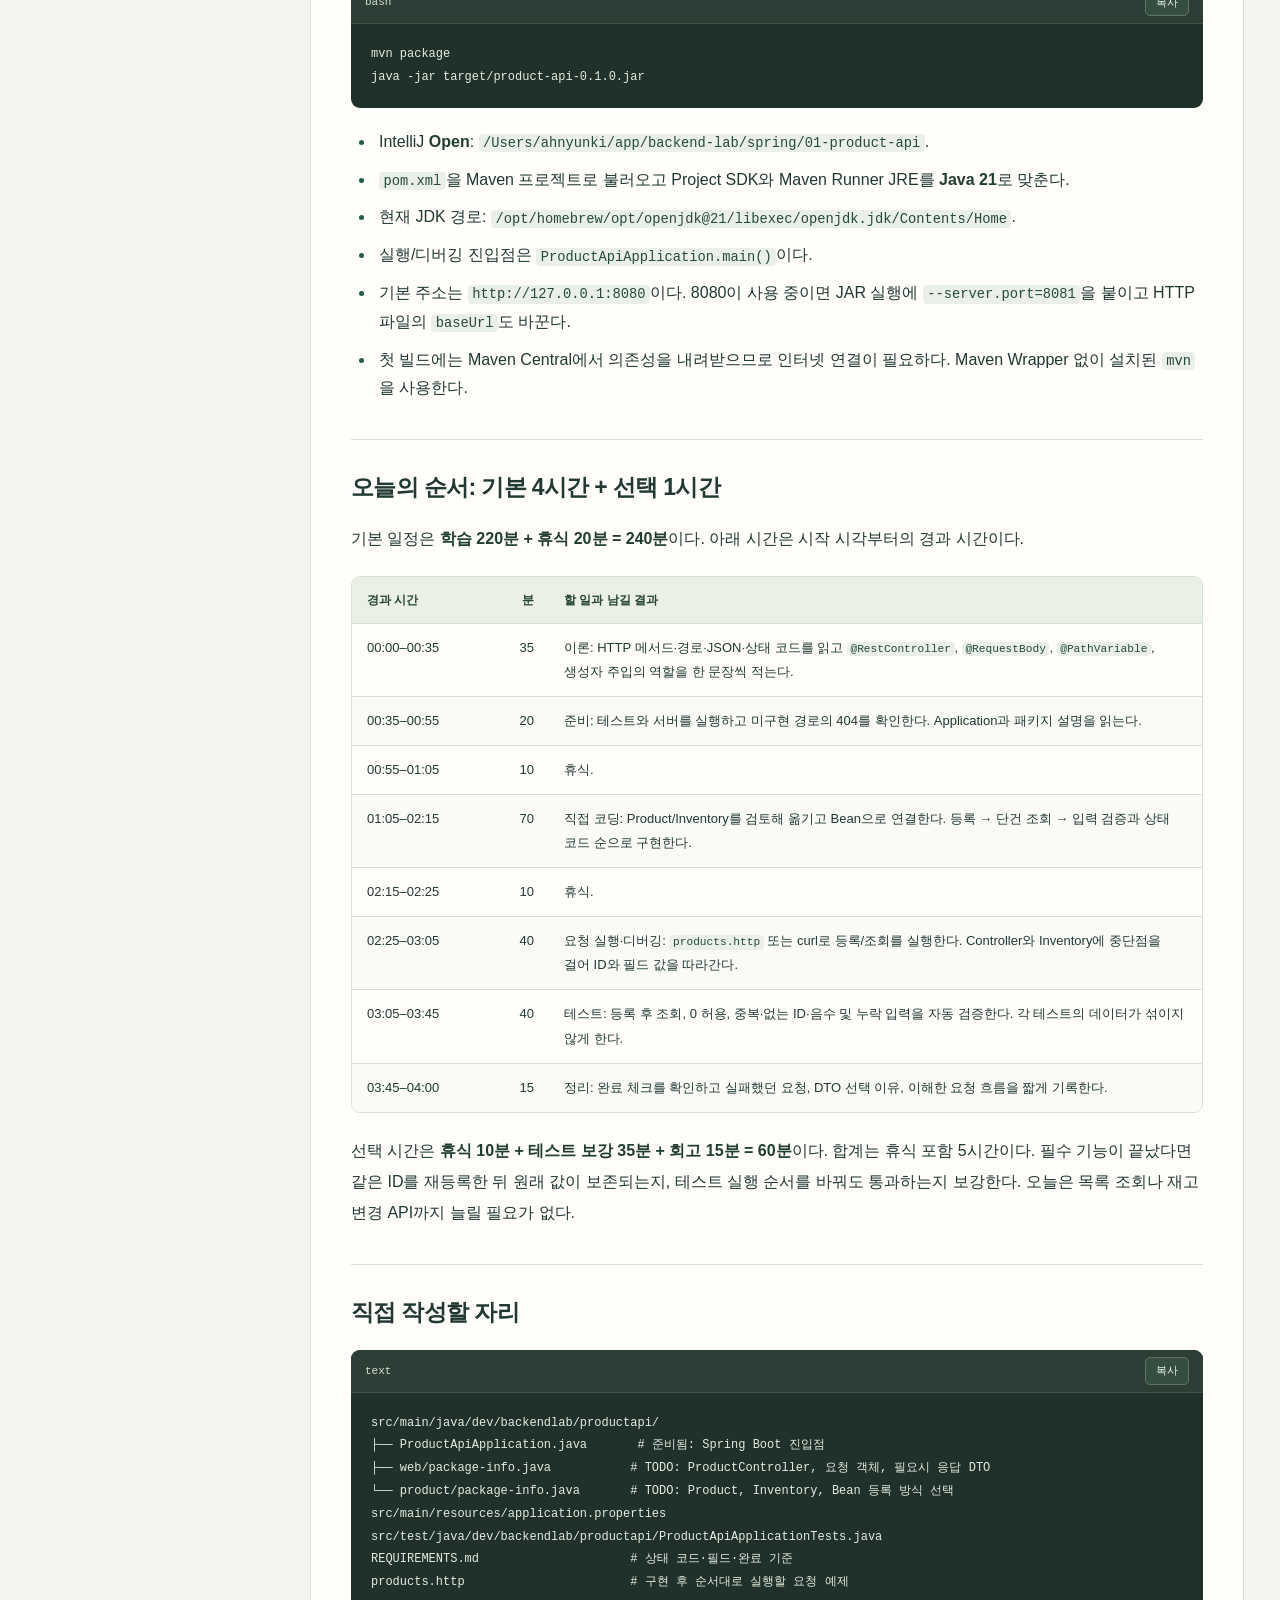
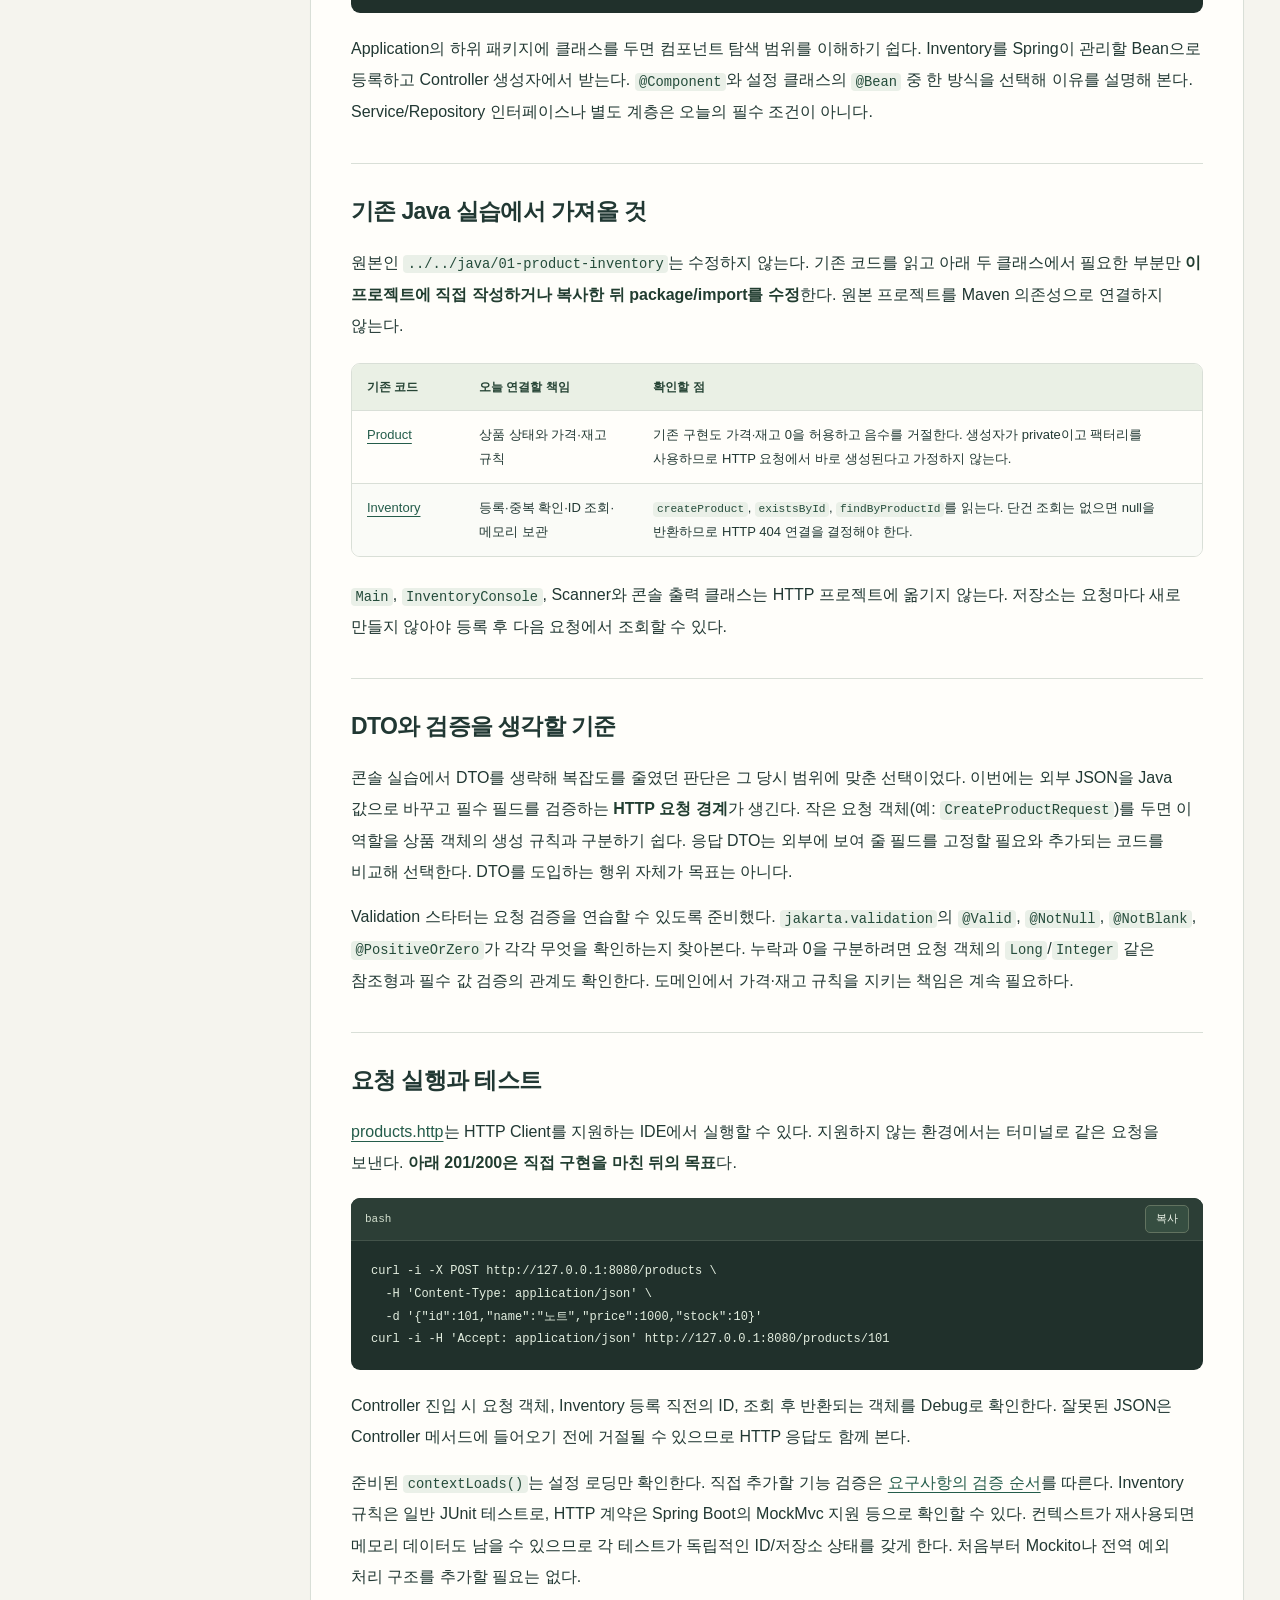
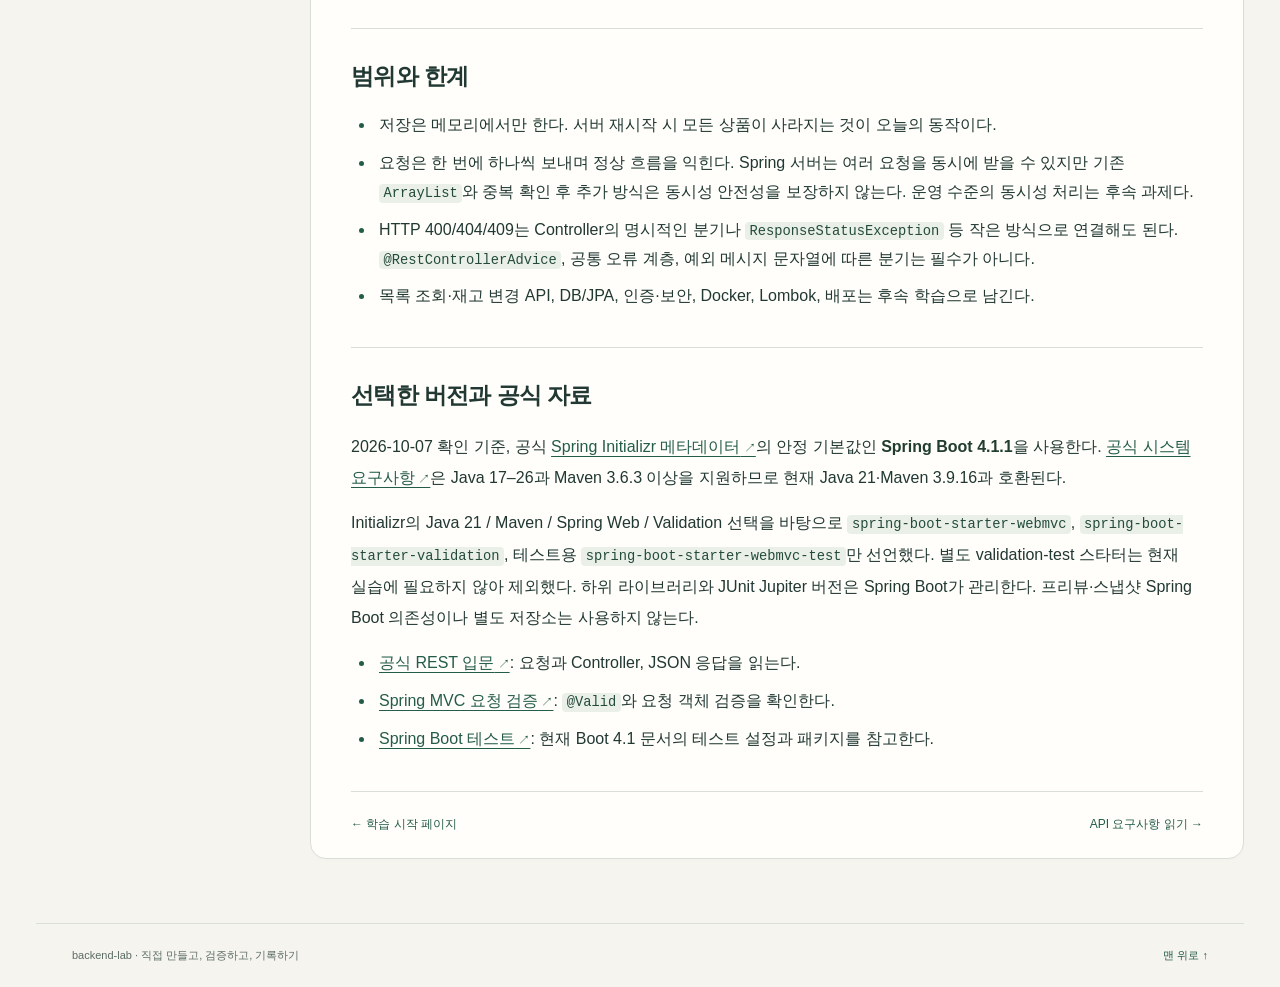
<file: spring/01-product-api/README.html>
<!doctype html>
<html lang="ko">
<head>
<meta charset="utf-8">
<meta name="viewport" content="width=device-width, initial-scale=1">
<meta name="color-scheme" content="light">
<title>첫 상품 API 실습 · backend-lab</title>
<link rel="stylesheet" href="../../learning-assets/learning.css">
<script src="../../learning-assets/learning.js" defer></script>
</head>
<body>
<a class="skip-link" href="#main">본문으로 건너뛰기</a>
<header class="topbar"><div class="topbar-inner"><a class="brand" href="../../index.html" aria-label="backend-lab 학습 시작"><span class="brand-icon" aria-hidden="true">b.</span>backend-lab<span class="brand-sub">학습 노트</span></a><a class="home-link" href="../../index.html">전체 문서 <span aria-hidden="true">↗</span></a></div></header>
<div id="top" class="page-layout">
<aside class="sidebar"><details class="contents" open><summary>이 문서의 목차 <span aria-hidden="true">⌄</span></summary><nav aria-label="이 문서의 목차"><a class="depth-2" href="#먼저-할-일과-완료-기준">먼저 할 일과 완료 기준</a>
<a class="depth-2" href="#실행과-intellij-설정">실행과 IntelliJ 설정</a>
<a class="depth-2" href="#오늘의-순서-기본-4시간--선택-1시간">오늘의 순서: 기본 4시간 + 선택 1시간</a>
<a class="depth-2" href="#직접-작성할-자리">직접 작성할 자리</a>
<a class="depth-2" href="#기존-java-실습에서-가져올-것">기존 Java 실습에서 가져올 것</a>
<a class="depth-2" href="#dto와-검증을-생각할-기준">DTO와 검증을 생각할 기준</a>
<a class="depth-2" href="#요청-실행과-테스트">요청 실행과 테스트</a>
<a class="depth-2" href="#범위와-한계">범위와 한계</a>
<a class="depth-2" href="#선택한-버전과-공식-자료">선택한 버전과 공식 자료</a></nav></details><details class="document-list"><summary>다른 학습 문서 <span aria-hidden="true">⌄</span></summary><nav aria-label="다른 학습 문서"><a  href="../../README.html"><span>시작 안내</span>저장소와 학습 환경</a>
<a  href="../../java/01-product-inventory/README.html"><span>JAVA · 01</span>상품·재고 실습</a>
<a  href="../../java/01-product-inventory/LEARNING.html"><span>JAVA · 회고</span>상품·재고 실습 회고</a>
<a aria-current="page" href="README.html"><span>SPRING · 01</span>첫 상품 API 실습</a>
<a  href="REQUIREMENTS.html"><span>SPRING · 요구사항</span>상품 API 요구사항</a>
<a  href="../../database/README.html"><span>DATABASE</span>SQL 실습 안내</a></nav></details></aside>
<main id="main" class="document" tabindex="-1"><div class="document-meta"><span class="eyebrow">SPRING · 01</span><a class="source-link" href="README.md">Markdown 원문 ↗</a></div><div class="source-notice">기존 문서의 내용을 그대로 옮긴 HTML입니다. 구현 상태와 버전 설명은 원문 작성 시점을 기준으로 합니다.</div><article class="markdown-source"><section class="doc-intro"><h1 id="01-첫-상품-api-실습">01. 첫 상품 API 실습</h1>
</section><section class="doc-section criteria-section" aria-labelledby="먼저-할-일과-완료-기준"><h2 id="먼저-할-일과-완료-기준">먼저 할 일과 완료 기준</h2>
<p>IntelliJ에서 <strong>이 폴더 <code>spring/01-product-api</code>를 독립 Maven 프로젝트로 열고 Java 21을 선택</strong>한다. 아래의 <code>mvn test</code>와 <code>mvn spring-boot:run</code>으로 준비 상태부터 확인한다. 그다음 <a href="REQUIREMENTS.html">요구사항</a>을 읽고 <code>web</code> 패키지에 <code>ProductController</code>를 직접 만든다.</p>
<p>오늘의 목표는 <strong>JSON → Controller → Inventory → HTTP 상태와 JSON 응답</strong>의 흐름을 직접 구현하고 설명하는 것이다.</p>
<ul>
<li><input disabled="" type="checkbox"> <code>POST /products</code>로 등록하면 <code>201</code>과 상품 JSON, <code>Location</code>을 반환한다.</li>
<li><input disabled="" type="checkbox"> <code>GET /products/{id}</code>로 방금 등록한 상품을 조회하면 <code>200</code>과 같은 값이 나온다.</li>
<li><input disabled="" type="checkbox"> 가격·재고 <code>0</code>은 허용하고, 잘못된 요청 <code>400</code>·없는 ID <code>404</code>·중복 ID <code>409</code>를 구분한다.</li>
<li><input disabled="" type="checkbox"> HTTP 요청과 중단점으로 값의 이동을 확인하고, 직접 작성한 기능 테스트가 통과한다.</li>
<li><input disabled="" type="checkbox"> 재시작하면 메모리 데이터가 사라지는 이유와 각 객체의 책임을 설명한다.</li>
</ul>
<p><strong>준비된 것은 실행 골격이다.</strong> Controller, Product, Inventory, DTO와 상품 기능 테스트는 아직 없다. 현재 <code>POST /products</code>와 <code>GET /products/{id}</code>는 모두 <strong>404가 예상되는 미구현 경로</strong>다. 기본 컨텍스트 테스트 1개가 통과해도 상품 기능이 완성된 것은 아니다.</p>
</section><section class="doc-section" aria-labelledby="실행과-intellij-설정"><h2 id="실행과-intellij-설정">실행과 IntelliJ 설정</h2>
<p>이 README가 있는 폴더에서 실행한다.</p>
<div class="code-block"><div class="code-toolbar" data-ui><span>bash</span><button type="button" class="copy-button" aria-label="bash 코드 복사">복사</button></div><pre tabindex="0"><code class="language-bash">mvn test
mvn spring-boot:run
</code></pre></div>
<p>서버가 실행된 상태에서 다른 터미널로 준비 상태를 확인한다. 현재는 <strong>HTTP 404</strong>가 나오면 서버에 연결된 것이고, <code>Connection refused</code>는 서버나 포트를 확인해야 한다.</p>
<div class="code-block"><div class="code-toolbar" data-ui><span>bash</span><button type="button" class="copy-button" aria-label="bash 코드 복사">복사</button></div><pre tabindex="0"><code class="language-bash">curl -i -H 'Accept: application/json' http://127.0.0.1:8080/products/101
</code></pre></div>
<p>패키징과 JAR 실행도 가능하다. 두 실행 방법을 동시에 쓰면 같은 포트가 충돌하므로 먼저 기존 서버를 <code>Ctrl+C</code>로 종료한다.</p>
<div class="code-block"><div class="code-toolbar" data-ui><span>bash</span><button type="button" class="copy-button" aria-label="bash 코드 복사">복사</button></div><pre tabindex="0"><code class="language-bash">mvn package
java -jar target/product-api-0.1.0.jar
</code></pre></div>
<ul>
<li>IntelliJ <strong>Open</strong>: <code>/Users/ahnyunki/app/backend-lab/spring/01-product-api</code>.</li>
<li><code>pom.xml</code>을 Maven 프로젝트로 불러오고 Project SDK와 Maven Runner JRE를 <strong>Java 21</strong>로 맞춘다.</li>
<li>현재 JDK 경로: <code>/opt/homebrew/opt/openjdk@21/libexec/openjdk.jdk/Contents/Home</code>.</li>
<li>실행/디버깅 진입점은 <code>ProductApiApplication.main()</code>이다.</li>
<li>기본 주소는 <code>http://127.0.0.1:8080</code>이다. 8080이 사용 중이면 JAR 실행에 <code>--server.port=8081</code>을 붙이고 HTTP 파일의 <code>baseUrl</code>도 바꾼다.</li>
<li>첫 빌드에는 Maven Central에서 의존성을 내려받으므로 인터넷 연결이 필요하다. Maven Wrapper 없이 설치된 <code>mvn</code>을 사용한다.</li>
</ul>
</section><section class="doc-section" aria-labelledby="오늘의-순서-기본-4시간--선택-1시간"><h2 id="오늘의-순서-기본-4시간--선택-1시간">오늘의 순서: 기본 4시간 + 선택 1시간</h2>
<p>기본 일정은 <strong>학습 220분 + 휴식 20분 = 240분</strong>이다. 아래 시간은 시작 시각부터의 경과 시간이다.</p>
<div class="table-scroll" tabindex="0" role="region" aria-label="학습 내용 표 · 가로로 스크롤할 수 있습니다"><table><thead><tr><th scope="col">경과 시간</th>
<th scope="col" style="text-align:right">분</th>
<th scope="col">할 일과 남길 결과</th>
</tr></thead><tbody><tr><td>00:00–00:35</td>
<td style="text-align:right">35</td>
<td>이론: HTTP 메서드·경로·JSON·상태 코드를 읽고 <code>@RestController</code>, <code>@RequestBody</code>, <code>@PathVariable</code>, 생성자 주입의 역할을 한 문장씩 적는다.</td>
</tr><tr><td>00:35–00:55</td>
<td style="text-align:right">20</td>
<td>준비: 테스트와 서버를 실행하고 미구현 경로의 404를 확인한다. Application과 패키지 설명을 읽는다.</td>
</tr><tr><td>00:55–01:05</td>
<td style="text-align:right">10</td>
<td>휴식.</td>
</tr><tr><td>01:05–02:15</td>
<td style="text-align:right">70</td>
<td>직접 코딩: Product/Inventory를 검토해 옮기고 Bean으로 연결한다. 등록 → 단건 조회 → 입력 검증과 상태 코드 순으로 구현한다.</td>
</tr><tr><td>02:15–02:25</td>
<td style="text-align:right">10</td>
<td>휴식.</td>
</tr><tr><td>02:25–03:05</td>
<td style="text-align:right">40</td>
<td>요청 실행·디버깅: <code>products.http</code> 또는 curl로 등록/조회를 실행한다. Controller와 Inventory에 중단점을 걸어 ID와 필드 값을 따라간다.</td>
</tr><tr><td>03:05–03:45</td>
<td style="text-align:right">40</td>
<td>테스트: 등록 후 조회, 0 허용, 중복·없는 ID·음수 및 누락 입력을 자동 검증한다. 각 테스트의 데이터가 섞이지 않게 한다.</td>
</tr><tr><td>03:45–04:00</td>
<td style="text-align:right">15</td>
<td>정리: 완료 체크를 확인하고 실패했던 요청, DTO 선택 이유, 이해한 요청 흐름을 짧게 기록한다.</td>
</tr></tbody></table></div>
<p>선택 시간은 <strong>휴식 10분 + 테스트 보강 35분 + 회고 15분 = 60분</strong>이다. 합계는 휴식 포함 5시간이다. 필수 기능이 끝났다면 같은 ID를 재등록한 뒤 원래 값이 보존되는지, 테스트 실행 순서를 바꿔도 통과하는지 보강한다. 오늘은 목록 조회나 재고 변경 API까지 늘릴 필요가 없다.</p>
</section><section class="doc-section" aria-labelledby="직접-작성할-자리"><h2 id="직접-작성할-자리">직접 작성할 자리</h2>
<div class="code-block"><div class="code-toolbar" data-ui><span>text</span><button type="button" class="copy-button" aria-label="text 코드 복사">복사</button></div><pre tabindex="0"><code class="language-text">src/main/java/dev/backendlab/productapi/
├── ProductApiApplication.java       # 준비됨: Spring Boot 진입점
├── web/package-info.java           # TODO: ProductController, 요청 객체, 필요시 응답 DTO
└── product/package-info.java       # TODO: Product, Inventory, Bean 등록 방식 선택
src/main/resources/application.properties
src/test/java/dev/backendlab/productapi/ProductApiApplicationTests.java
REQUIREMENTS.md                     # 상태 코드·필드·완료 기준
products.http                       # 구현 후 순서대로 실행할 요청 예제
</code></pre></div>
<p>Application의 하위 패키지에 클래스를 두면 컴포넌트 탐색 범위를 이해하기 쉽다. Inventory를 Spring이 관리할 Bean으로 등록하고 Controller 생성자에서 받는다. <code>@Component</code>와 설정 클래스의 <code>@Bean</code> 중 한 방식을 선택해 이유를 설명해 본다. Service/Repository 인터페이스나 별도 계층은 오늘의 필수 조건이 아니다.</p>
</section><section class="doc-section" aria-labelledby="기존-java-실습에서-가져올-것"><h2 id="기존-java-실습에서-가져올-것">기존 Java 실습에서 가져올 것</h2>
<p>원본인 <code>../../java/01-product-inventory</code>는 수정하지 않는다. 기존 코드를 읽고 아래 두 클래스에서 필요한 부분만 <strong>이 프로젝트에 직접 작성하거나 복사한 뒤 package/import를 수정</strong>한다. 원본 프로젝트를 Maven 의존성으로 연결하지 않는다.</p>
<div class="table-scroll" tabindex="0" role="region" aria-label="학습 내용 표 · 가로로 스크롤할 수 있습니다"><table><thead><tr><th scope="col">기존 코드</th>
<th scope="col">오늘 연결할 책임</th>
<th scope="col">확인할 점</th>
</tr></thead><tbody><tr><td><a href="../../java/01-product-inventory/src/main/java/dev/backendlab/inventory/shop/Product.java">Product</a></td>
<td>상품 상태와 가격·재고 규칙</td>
<td>기존 구현도 가격·재고 0을 허용하고 음수를 거절한다. 생성자가 private이고 팩터리를 사용하므로 HTTP 요청에서 바로 생성된다고 가정하지 않는다.</td>
</tr><tr><td><a href="../../java/01-product-inventory/src/main/java/dev/backendlab/inventory/Inventory.java">Inventory</a></td>
<td>등록·중복 확인·ID 조회·메모리 보관</td>
<td><code>createProduct</code>, <code>existsById</code>, <code>findByProductId</code>를 읽는다. 단건 조회는 없으면 null을 반환하므로 HTTP 404 연결을 결정해야 한다.</td>
</tr></tbody></table></div>
<p><code>Main</code>, <code>InventoryConsole</code>, Scanner와 콘솔 출력 클래스는 HTTP 프로젝트에 옮기지 않는다. 저장소는 요청마다 새로 만들지 않아야 등록 후 다음 요청에서 조회할 수 있다.</p>
</section><section class="doc-section" aria-labelledby="dto와-검증을-생각할-기준"><h2 id="dto와-검증을-생각할-기준">DTO와 검증을 생각할 기준</h2>
<p>콘솔 실습에서 DTO를 생략해 복잡도를 줄였던 판단은 그 당시 범위에 맞춘 선택이었다. 이번에는 외부 JSON을 Java 값으로 바꾸고 필수 필드를 검증하는 <strong>HTTP 요청 경계</strong>가 생긴다. 작은 요청 객체(예: <code>CreateProductRequest</code>)를 두면 이 역할을 상품 객체의 생성 규칙과 구분하기 쉽다. 응답 DTO는 외부에 보여 줄 필드를 고정할 필요와 추가되는 코드를 비교해 선택한다. DTO를 도입하는 행위 자체가 목표는 아니다.</p>
<p>Validation 스타터는 요청 검증을 연습할 수 있도록 준비했다. <code>jakarta.validation</code>의 <code>@Valid</code>, <code>@NotNull</code>, <code>@NotBlank</code>, <code>@PositiveOrZero</code>가 각각 무엇을 확인하는지 찾아본다. 누락과 0을 구분하려면 요청 객체의 <code>Long</code>/<code>Integer</code> 같은 참조형과 필수 값 검증의 관계도 확인한다. 도메인에서 가격·재고 규칙을 지키는 책임은 계속 필요하다.</p>
</section><section class="doc-section" aria-labelledby="요청-실행과-테스트"><h2 id="요청-실행과-테스트">요청 실행과 테스트</h2>
<p><a href="products.http">products.http</a>는 HTTP Client를 지원하는 IDE에서 실행할 수 있다. 지원하지 않는 환경에서는 터미널로 같은 요청을 보낸다. <strong>아래 201/200은 직접 구현을 마친 뒤의 목표</strong>다.</p>
<div class="code-block"><div class="code-toolbar" data-ui><span>bash</span><button type="button" class="copy-button" aria-label="bash 코드 복사">복사</button></div><pre tabindex="0"><code class="language-bash">curl -i -X POST http://127.0.0.1:8080/products \
  -H 'Content-Type: application/json' \
  -d '{&quot;id&quot;:101,&quot;name&quot;:&quot;노트&quot;,&quot;price&quot;:1000,&quot;stock&quot;:10}'
curl -i -H 'Accept: application/json' http://127.0.0.1:8080/products/101
</code></pre></div>
<p>Controller 진입 시 요청 객체, Inventory 등록 직전의 ID, 조회 후 반환되는 객체를 Debug로 확인한다. 잘못된 JSON은 Controller 메서드에 들어오기 전에 거절될 수 있으므로 HTTP 응답도 함께 본다.</p>
<p>준비된 <code>contextLoads()</code>는 설정 로딩만 확인한다. 직접 추가할 기능 검증은 <a href="REQUIREMENTS.html#직접-확인할-순서">요구사항의 검증 순서</a>를 따른다. Inventory 규칙은 일반 JUnit 테스트로, HTTP 계약은 Spring Boot의 MockMvc 지원 등으로 확인할 수 있다. 컨텍스트가 재사용되면 메모리 데이터도 남을 수 있으므로 각 테스트가 독립적인 ID/저장소 상태를 갖게 한다. 처음부터 Mockito나 전역 예외 처리 구조를 추가할 필요는 없다.</p>
</section><section class="doc-section" aria-labelledby="범위와-한계"><h2 id="범위와-한계">범위와 한계</h2>
<ul>
<li>저장은 메모리에서만 한다. 서버 재시작 시 모든 상품이 사라지는 것이 오늘의 동작이다.</li>
<li>요청은 한 번에 하나씩 보내며 정상 흐름을 익힌다. Spring 서버는 여러 요청을 동시에 받을 수 있지만 기존 <code>ArrayList</code>와 중복 확인 후 추가 방식은 동시성 안전성을 보장하지 않는다. 운영 수준의 동시성 처리는 후속 과제다.</li>
<li>HTTP 400/404/409는 Controller의 명시적인 분기나 <code>ResponseStatusException</code> 등 작은 방식으로 연결해도 된다. <code>@RestControllerAdvice</code>, 공통 오류 계층, 예외 메시지 문자열에 따른 분기는 필수가 아니다.</li>
<li>목록 조회·재고 변경 API, DB/JPA, 인증·보안, Docker, Lombok, 배포는 후속 학습으로 남긴다.</li>
</ul>
</section><section class="doc-section" aria-labelledby="선택한-버전과-공식-자료"><h2 id="선택한-버전과-공식-자료">선택한 버전과 공식 자료</h2>
<p>2026-10-07 확인 기준, 공식 <a href="https://start.spring.io/metadata/client" class="external-link">Spring Initializr 메타데이터</a>의 안정 기본값인 <strong>Spring Boot 4.1.1</strong>을 사용한다. <a href="https://docs.spring.io/spring-boot/system-requirements.html" class="external-link">공식 시스템 요구사항</a>은 Java 17–26과 Maven 3.6.3 이상을 지원하므로 현재 Java 21·Maven 3.9.16과 호환된다.</p>
<p>Initializr의 Java 21 / Maven / Spring Web / Validation 선택을 바탕으로 <code>spring-boot-starter-webmvc</code>, <code>spring-boot-starter-validation</code>, 테스트용 <code>spring-boot-starter-webmvc-test</code>만 선언했다. 별도 validation-test 스타터는 현재 실습에 필요하지 않아 제외했다. 하위 라이브러리와 JUnit Jupiter 버전은 Spring Boot가 관리한다. 프리뷰·스냅샷 Spring Boot 의존성이나 별도 저장소는 사용하지 않는다.</p>
<ul>
<li><a href="https://spring.io/guides/gs/rest-service/" class="external-link">공식 REST 입문</a>: 요청과 Controller, JSON 응답을 읽는다.</li>
<li><a href="https://docs.spring.io/spring-framework/reference/web/webmvc/mvc-controller/ann-validation.html" class="external-link">Spring MVC 요청 검증</a>: <code>@Valid</code>와 요청 객체 검증을 확인한다.</li>
<li><a href="https://docs.spring.io/spring-boot/reference/testing/spring-boot-applications.html" class="external-link">Spring Boot 테스트</a>: 현재 Boot 4.1 문서의 테스트 설정과 패키지를 참고한다.</li>
</ul>
</section></article><nav class="document-bottom" aria-label="문서 이동"><a href="../../index.html">← 학습 시작 페이지</a><a href="REQUIREMENTS.html">API 요구사항 읽기 →</a></nav></main>
</div><footer class="site-footer"><span>backend-lab · 직접 만들고, 검증하고, 기록하기</span><a href="#top">맨 위로 ↑</a></footer>
<div class="sr-only" id="copy-status" role="status" aria-live="polite"></div>
</body>
</html>
</file>
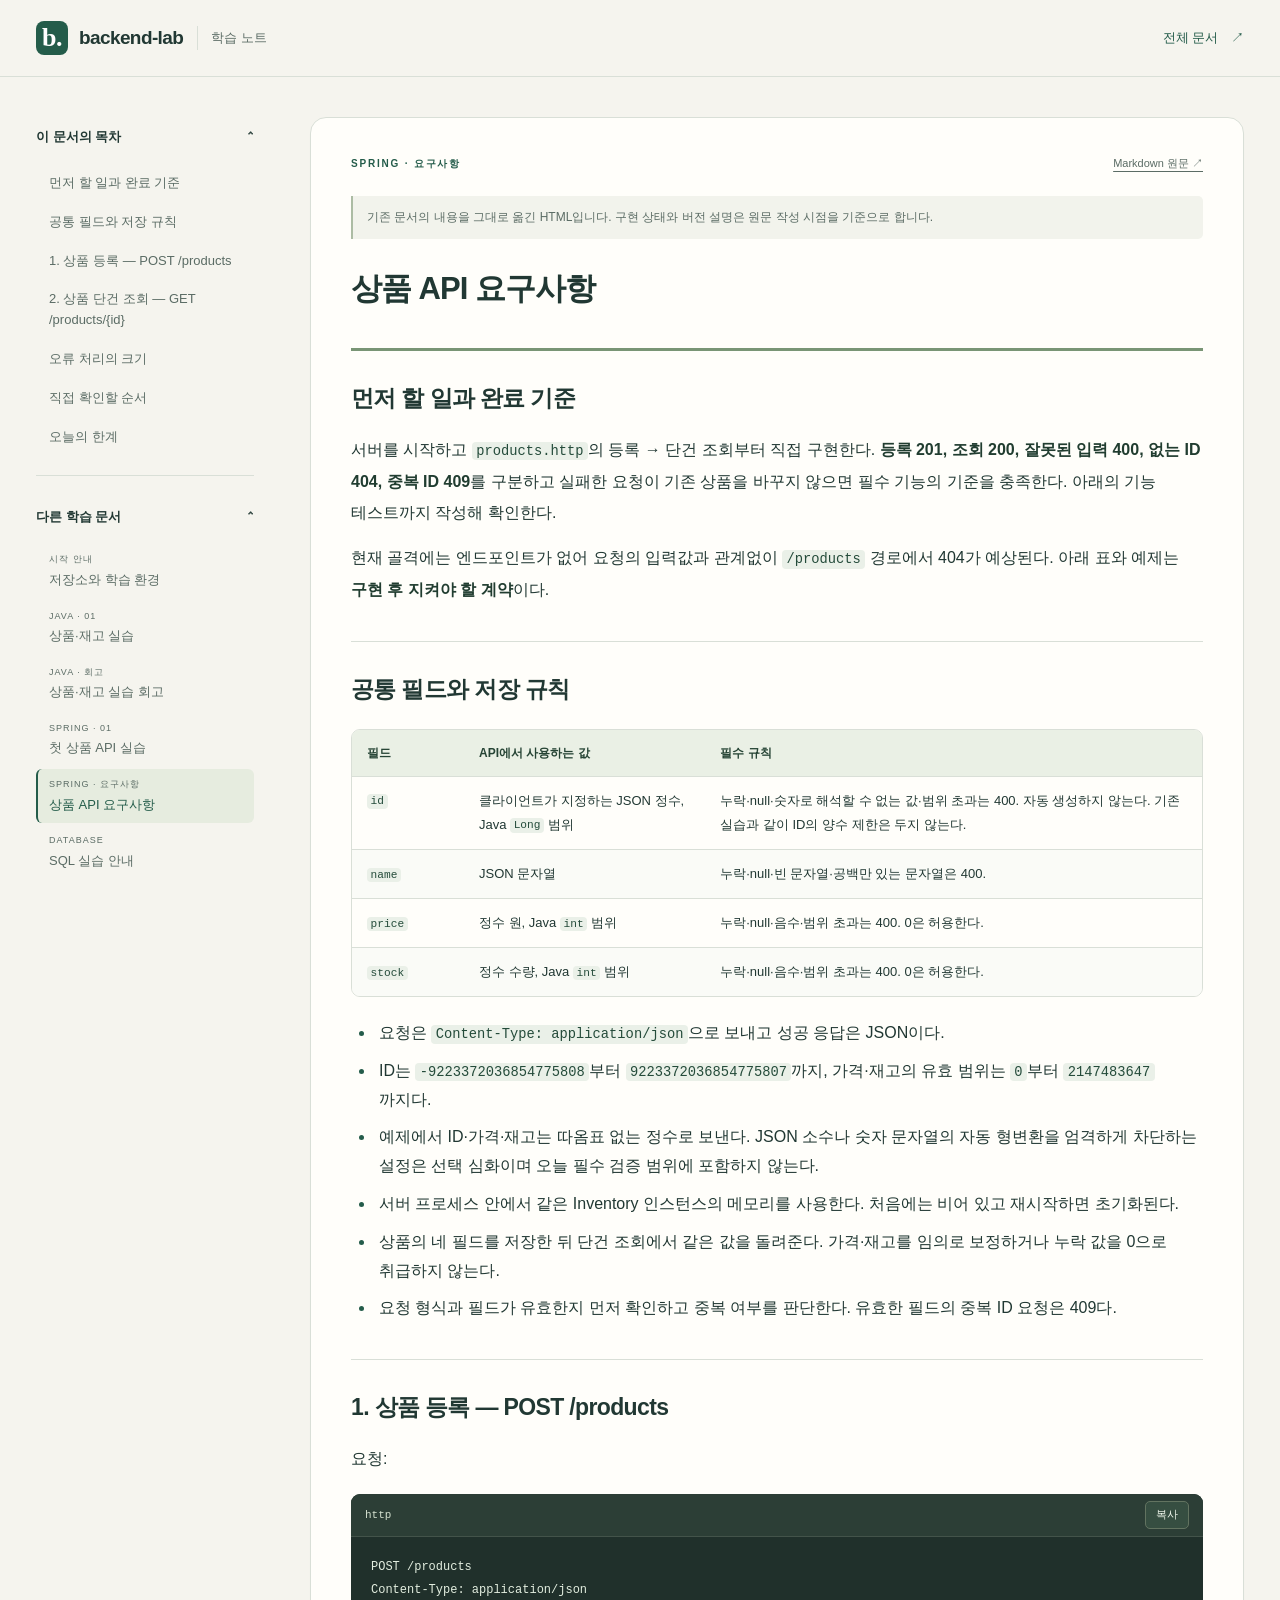
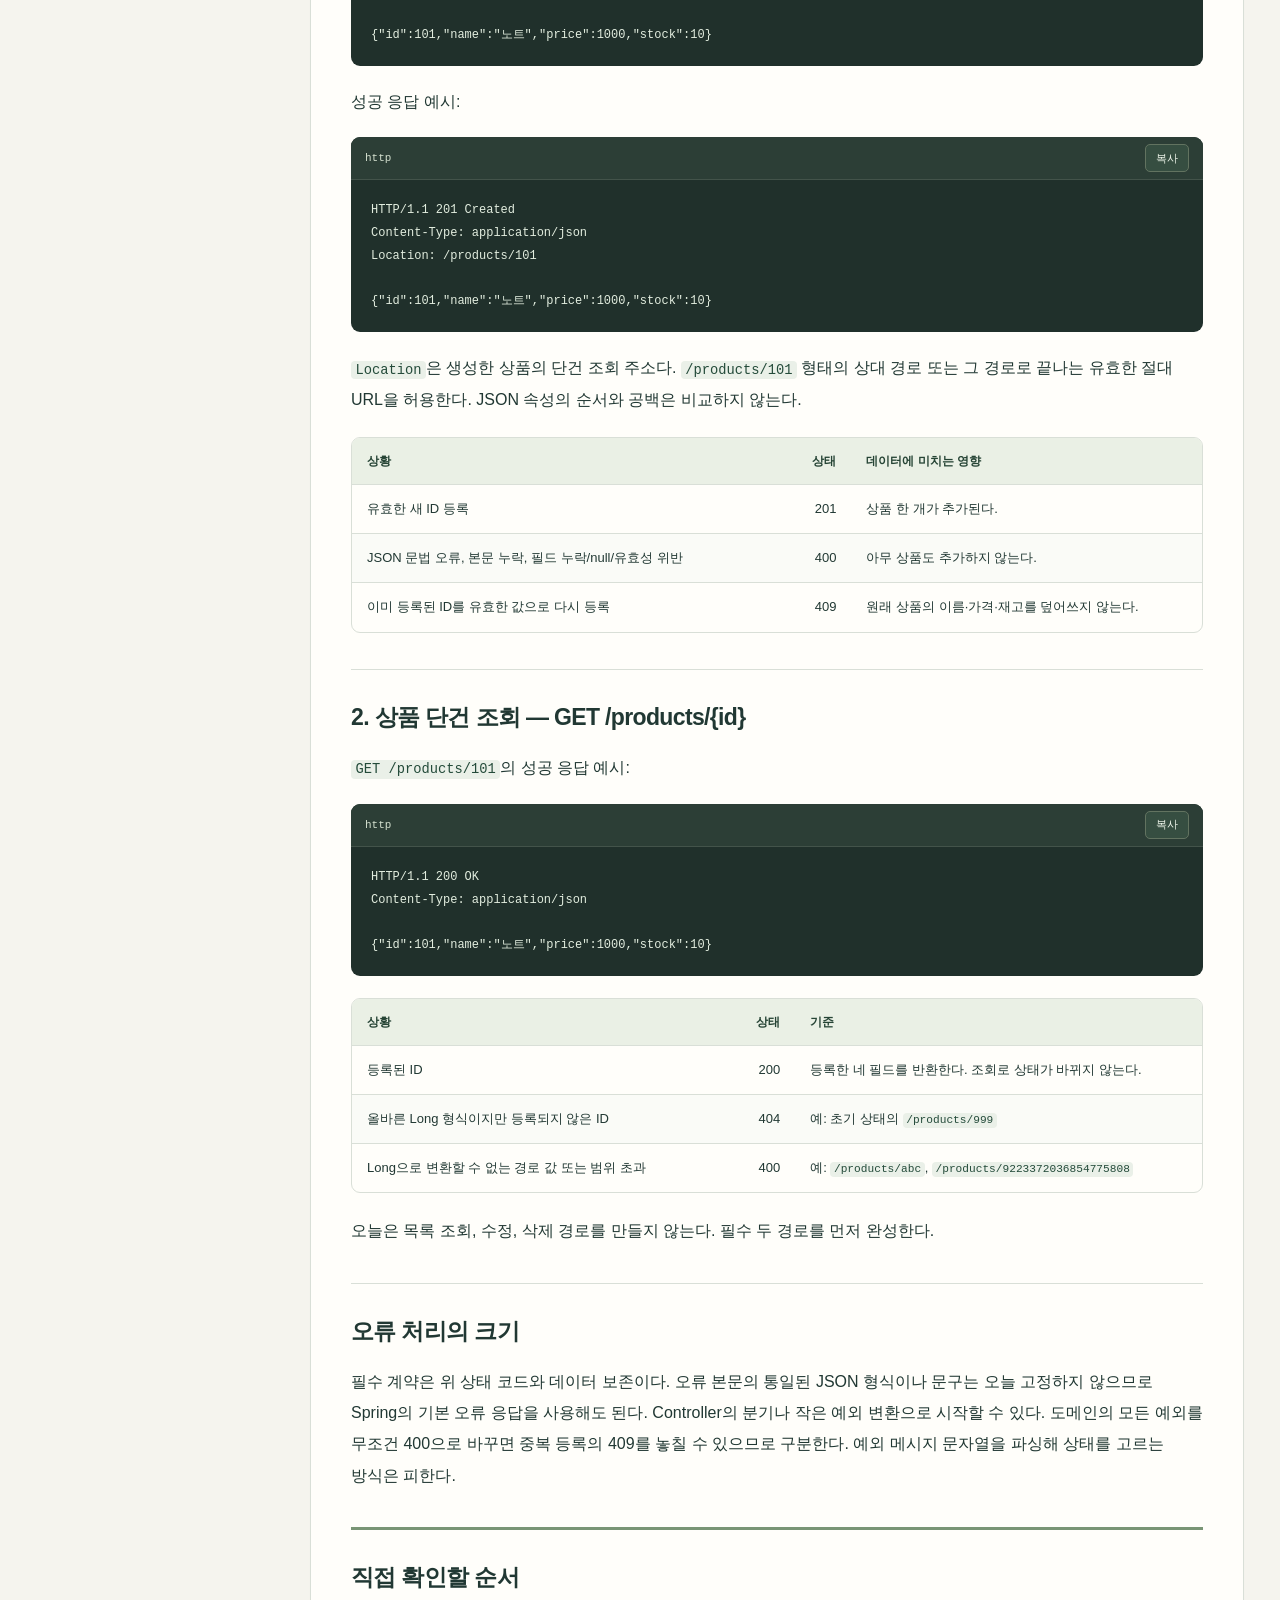
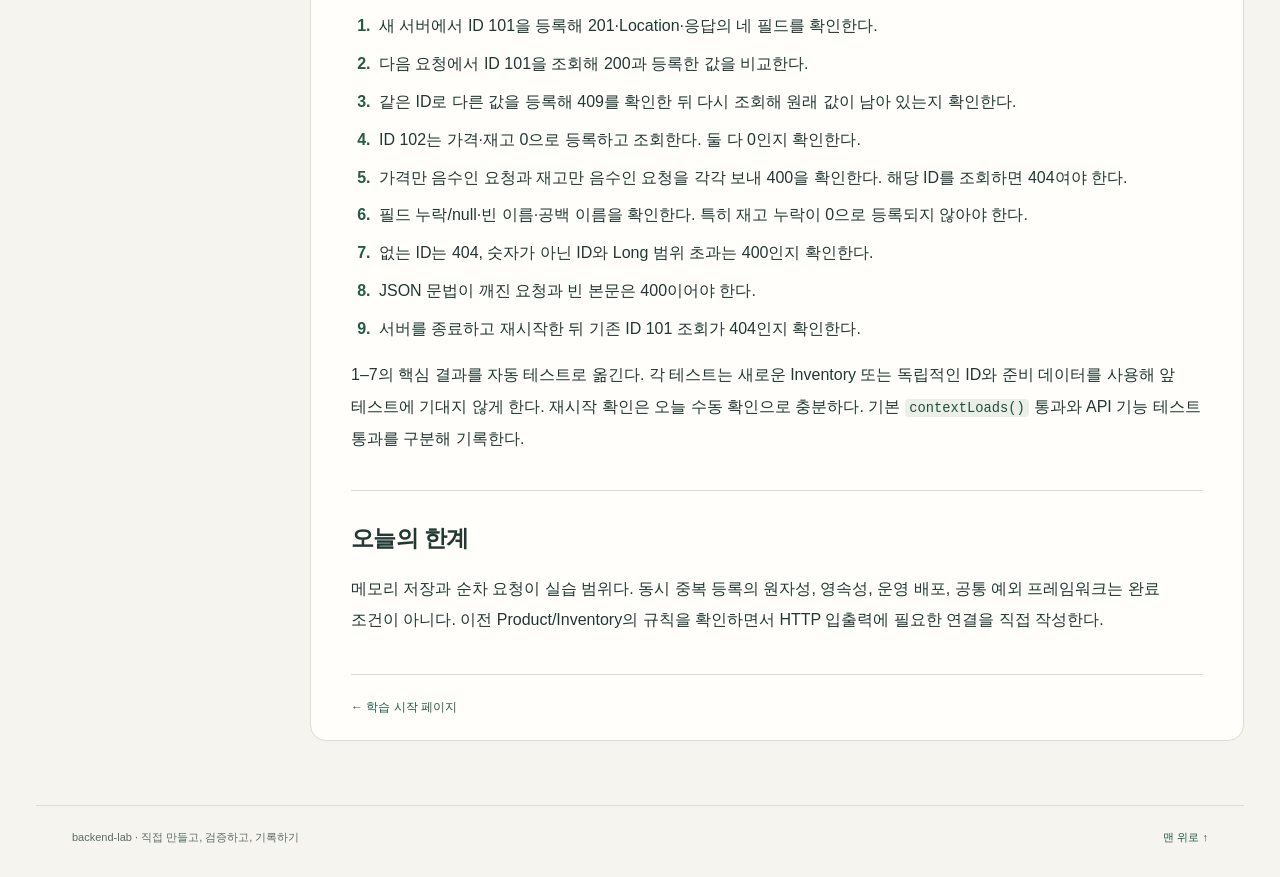
<file: spring/01-product-api/REQUIREMENTS.html>
<!doctype html>
<html lang="ko">
<head>
<meta charset="utf-8">
<meta name="viewport" content="width=device-width, initial-scale=1">
<meta name="color-scheme" content="light">
<title>상품 API 요구사항 · backend-lab</title>
<link rel="stylesheet" href="../../learning-assets/learning.css">
<script src="../../learning-assets/learning.js" defer></script>
</head>
<body>
<a class="skip-link" href="#main">본문으로 건너뛰기</a>
<header class="topbar"><div class="topbar-inner"><a class="brand" href="../../index.html" aria-label="backend-lab 학습 시작"><span class="brand-icon" aria-hidden="true">b.</span>backend-lab<span class="brand-sub">학습 노트</span></a><a class="home-link" href="../../index.html">전체 문서 <span aria-hidden="true">↗</span></a></div></header>
<div id="top" class="page-layout">
<aside class="sidebar"><details class="contents" open><summary>이 문서의 목차 <span aria-hidden="true">⌄</span></summary><nav aria-label="이 문서의 목차"><a class="depth-2" href="#먼저-할-일과-완료-기준">먼저 할 일과 완료 기준</a>
<a class="depth-2" href="#공통-필드와-저장-규칙">공통 필드와 저장 규칙</a>
<a class="depth-2" href="#1-상품-등록--post-products">1. 상품 등록 — POST /products</a>
<a class="depth-2" href="#2-상품-단건-조회--get-productsid">2. 상품 단건 조회 — GET /products/{id}</a>
<a class="depth-2" href="#오류-처리의-크기">오류 처리의 크기</a>
<a class="depth-2" href="#직접-확인할-순서">직접 확인할 순서</a>
<a class="depth-2" href="#오늘의-한계">오늘의 한계</a></nav></details><details class="document-list"><summary>다른 학습 문서 <span aria-hidden="true">⌄</span></summary><nav aria-label="다른 학습 문서"><a  href="../../README.html"><span>시작 안내</span>저장소와 학습 환경</a>
<a  href="../../java/01-product-inventory/README.html"><span>JAVA · 01</span>상품·재고 실습</a>
<a  href="../../java/01-product-inventory/LEARNING.html"><span>JAVA · 회고</span>상품·재고 실습 회고</a>
<a  href="README.html"><span>SPRING · 01</span>첫 상품 API 실습</a>
<a aria-current="page" href="REQUIREMENTS.html"><span>SPRING · 요구사항</span>상품 API 요구사항</a>
<a  href="../../database/README.html"><span>DATABASE</span>SQL 실습 안내</a></nav></details></aside>
<main id="main" class="document" tabindex="-1"><div class="document-meta"><span class="eyebrow">SPRING · 요구사항</span><a class="source-link" href="REQUIREMENTS.md">Markdown 원문 ↗</a></div><div class="source-notice">기존 문서의 내용을 그대로 옮긴 HTML입니다. 구현 상태와 버전 설명은 원문 작성 시점을 기준으로 합니다.</div><article class="markdown-source"><section class="doc-intro"><h1 id="상품-api-요구사항">상품 API 요구사항</h1>
</section><section class="doc-section criteria-section" aria-labelledby="먼저-할-일과-완료-기준"><h2 id="먼저-할-일과-완료-기준">먼저 할 일과 완료 기준</h2>
<p>서버를 시작하고 <code>products.http</code>의 등록 → 단건 조회부터 직접 구현한다. <strong>등록 201, 조회 200, 잘못된 입력 400, 없는 ID 404, 중복 ID 409</strong>를 구분하고 실패한 요청이 기존 상품을 바꾸지 않으면 필수 기능의 기준을 충족한다. 아래의 기능 테스트까지 작성해 확인한다.</p>
<p>현재 골격에는 엔드포인트가 없어 요청의 입력값과 관계없이 <code>/products</code> 경로에서 404가 예상된다. 아래 표와 예제는 <strong>구현 후 지켜야 할 계약</strong>이다.</p>
</section><section class="doc-section" aria-labelledby="공통-필드와-저장-규칙"><h2 id="공통-필드와-저장-규칙">공통 필드와 저장 규칙</h2>
<div class="table-scroll" tabindex="0" role="region" aria-label="학습 내용 표 · 가로로 스크롤할 수 있습니다"><table><thead><tr><th scope="col">필드</th>
<th scope="col">API에서 사용하는 값</th>
<th scope="col">필수 규칙</th>
</tr></thead><tbody><tr><td><code>id</code></td>
<td>클라이언트가 지정하는 JSON 정수, Java <code>Long</code> 범위</td>
<td>누락·null·숫자로 해석할 수 없는 값·범위 초과는 400. 자동 생성하지 않는다. 기존 실습과 같이 ID의 양수 제한은 두지 않는다.</td>
</tr><tr><td><code>name</code></td>
<td>JSON 문자열</td>
<td>누락·null·빈 문자열·공백만 있는 문자열은 400.</td>
</tr><tr><td><code>price</code></td>
<td>정수 원, Java <code>int</code> 범위</td>
<td>누락·null·음수·범위 초과는 400. 0은 허용한다.</td>
</tr><tr><td><code>stock</code></td>
<td>정수 수량, Java <code>int</code> 범위</td>
<td>누락·null·음수·범위 초과는 400. 0은 허용한다.</td>
</tr></tbody></table></div>
<ul>
<li>요청은 <code>Content-Type: application/json</code>으로 보내고 성공 응답은 JSON이다.</li>
<li>ID는 <code>-9223372036854775808</code>부터 <code>9223372036854775807</code>까지, 가격·재고의 유효 범위는 <code>0</code>부터 <code>2147483647</code>까지다.</li>
<li>예제에서 ID·가격·재고는 따옴표 없는 정수로 보낸다. JSON 소수나 숫자 문자열의 자동 형변환을 엄격하게 차단하는 설정은 선택 심화이며 오늘 필수 검증 범위에 포함하지 않는다.</li>
<li>서버 프로세스 안에서 같은 Inventory 인스턴스의 메모리를 사용한다. 처음에는 비어 있고 재시작하면 초기화된다.</li>
<li>상품의 네 필드를 저장한 뒤 단건 조회에서 같은 값을 돌려준다. 가격·재고를 임의로 보정하거나 누락 값을 0으로 취급하지 않는다.</li>
<li>요청 형식과 필드가 유효한지 먼저 확인하고 중복 여부를 판단한다. 유효한 필드의 중복 ID 요청은 409다.</li>
</ul>
</section><section class="doc-section" aria-labelledby="1-상품-등록--post-products"><h2 id="1-상품-등록--post-products">1. 상품 등록 — POST /products</h2>
<p>요청:</p>
<div class="code-block"><div class="code-toolbar" data-ui><span>http</span><button type="button" class="copy-button" aria-label="http 코드 복사">복사</button></div><pre tabindex="0"><code class="language-http">POST /products
Content-Type: application/json

{&quot;id&quot;:101,&quot;name&quot;:&quot;노트&quot;,&quot;price&quot;:1000,&quot;stock&quot;:10}
</code></pre></div>
<p>성공 응답 예시:</p>
<div class="code-block"><div class="code-toolbar" data-ui><span>http</span><button type="button" class="copy-button" aria-label="http 코드 복사">복사</button></div><pre tabindex="0"><code class="language-http">HTTP/1.1 201 Created
Content-Type: application/json
Location: /products/101

{&quot;id&quot;:101,&quot;name&quot;:&quot;노트&quot;,&quot;price&quot;:1000,&quot;stock&quot;:10}
</code></pre></div>
<p><code>Location</code>은 생성한 상품의 단건 조회 주소다. <code>/products/101</code> 형태의 상대 경로 또는 그 경로로 끝나는 유효한 절대 URL을 허용한다. JSON 속성의 순서와 공백은 비교하지 않는다.</p>
<div class="table-scroll" tabindex="0" role="region" aria-label="학습 내용 표 · 가로로 스크롤할 수 있습니다"><table><thead><tr><th scope="col">상황</th>
<th scope="col" style="text-align:right">상태</th>
<th scope="col">데이터에 미치는 영향</th>
</tr></thead><tbody><tr><td>유효한 새 ID 등록</td>
<td style="text-align:right">201</td>
<td>상품 한 개가 추가된다.</td>
</tr><tr><td>JSON 문법 오류, 본문 누락, 필드 누락/null/유효성 위반</td>
<td style="text-align:right">400</td>
<td>아무 상품도 추가하지 않는다.</td>
</tr><tr><td>이미 등록된 ID를 유효한 값으로 다시 등록</td>
<td style="text-align:right">409</td>
<td>원래 상품의 이름·가격·재고를 덮어쓰지 않는다.</td>
</tr></tbody></table></div>
</section><section class="doc-section" aria-labelledby="2-상품-단건-조회--get-productsid"><h2 id="2-상품-단건-조회--get-productsid">2. 상품 단건 조회 — GET /products/{id}</h2>
<p><code>GET /products/101</code>의 성공 응답 예시:</p>
<div class="code-block"><div class="code-toolbar" data-ui><span>http</span><button type="button" class="copy-button" aria-label="http 코드 복사">복사</button></div><pre tabindex="0"><code class="language-http">HTTP/1.1 200 OK
Content-Type: application/json

{&quot;id&quot;:101,&quot;name&quot;:&quot;노트&quot;,&quot;price&quot;:1000,&quot;stock&quot;:10}
</code></pre></div>
<div class="table-scroll" tabindex="0" role="region" aria-label="학습 내용 표 · 가로로 스크롤할 수 있습니다"><table><thead><tr><th scope="col">상황</th>
<th scope="col" style="text-align:right">상태</th>
<th scope="col">기준</th>
</tr></thead><tbody><tr><td>등록된 ID</td>
<td style="text-align:right">200</td>
<td>등록한 네 필드를 반환한다. 조회로 상태가 바뀌지 않는다.</td>
</tr><tr><td>올바른 Long 형식이지만 등록되지 않은 ID</td>
<td style="text-align:right">404</td>
<td>예: 초기 상태의 <code>/products/999</code></td>
</tr><tr><td>Long으로 변환할 수 없는 경로 값 또는 범위 초과</td>
<td style="text-align:right">400</td>
<td>예: <code>/products/abc</code>, <code>/products/9223372036854775808</code></td>
</tr></tbody></table></div>
<p>오늘은 목록 조회, 수정, 삭제 경로를 만들지 않는다. 필수 두 경로를 먼저 완성한다.</p>
</section><section class="doc-section" aria-labelledby="오류-처리의-크기"><h2 id="오류-처리의-크기">오류 처리의 크기</h2>
<p>필수 계약은 위 상태 코드와 데이터 보존이다. 오류 본문의 통일된 JSON 형식이나 문구는 오늘 고정하지 않으므로 Spring의 기본 오류 응답을 사용해도 된다. Controller의 분기나 작은 예외 변환으로 시작할 수 있다. 도메인의 모든 예외를 무조건 400으로 바꾸면 중복 등록의 409를 놓칠 수 있으므로 구분한다. 예외 메시지 문자열을 파싱해 상태를 고르는 방식은 피한다.</p>
</section><section class="doc-section criteria-section" aria-labelledby="직접-확인할-순서"><h2 id="직접-확인할-순서">직접 확인할 순서</h2>
<ol>
<li>새 서버에서 ID 101을 등록해 201·Location·응답의 네 필드를 확인한다.</li>
<li>다음 요청에서 ID 101을 조회해 200과 등록한 값을 비교한다.</li>
<li>같은 ID로 다른 값을 등록해 409를 확인한 뒤 다시 조회해 원래 값이 남아 있는지 확인한다.</li>
<li>ID 102는 가격·재고 0으로 등록하고 조회한다. 둘 다 0인지 확인한다.</li>
<li>가격만 음수인 요청과 재고만 음수인 요청을 각각 보내 400을 확인한다. 해당 ID를 조회하면 404여야 한다.</li>
<li>필드 누락/null·빈 이름·공백 이름을 확인한다. 특히 재고 누락이 0으로 등록되지 않아야 한다.</li>
<li>없는 ID는 404, 숫자가 아닌 ID와 Long 범위 초과는 400인지 확인한다.</li>
<li>JSON 문법이 깨진 요청과 빈 본문은 400이어야 한다.</li>
<li>서버를 종료하고 재시작한 뒤 기존 ID 101 조회가 404인지 확인한다.</li>
</ol>
<p>1–7의 핵심 결과를 자동 테스트로 옮긴다. 각 테스트는 새로운 Inventory 또는 독립적인 ID와 준비 데이터를 사용해 앞 테스트에 기대지 않게 한다. 재시작 확인은 오늘 수동 확인으로 충분하다. 기본 <code>contextLoads()</code> 통과와 API 기능 테스트 통과를 구분해 기록한다.</p>
</section><section class="doc-section" aria-labelledby="오늘의-한계"><h2 id="오늘의-한계">오늘의 한계</h2>
<p>메모리 저장과 순차 요청이 실습 범위다. 동시 중복 등록의 원자성, 영속성, 운영 배포, 공통 예외 프레임워크는 완료 조건이 아니다. 이전 Product/Inventory의 규칙을 확인하면서 HTTP 입출력에 필요한 연결을 직접 작성한다.</p>
</section></article><nav class="document-bottom" aria-label="문서 이동"><a href="../../index.html">← 학습 시작 페이지</a></nav></main>
</div><footer class="site-footer"><span>backend-lab · 직접 만들고, 검증하고, 기록하기</span><a href="#top">맨 위로 ↑</a></footer>
<div class="sr-only" id="copy-status" role="status" aria-live="polite"></div>
</body>
</html>
</file>
<file: learning-assets/learning.css>
/* Offline learning pages: system fonts, no external assets. */
:root{--paper:#f5f4ee;--surface:#fffefa;--ink:#213833;--muted:#5b6c65;--line:#d9dfd7;--green:#245c4a;--pale:#e9efe6;--orange:#bc7447;--code:#20302b;--radius:16px}
*{box-sizing:border-box}html{scroll-behavior:smooth;scroll-padding-top:100px}body{margin:0;background:var(--paper);color:var(--ink);font:16px/1.8 -apple-system,BlinkMacSystemFont,"Apple SD Gothic Neo","Malgun Gothic",sans-serif;word-break:keep-all;overflow-wrap:anywhere}a{color:var(--green);text-underline-offset:4px}a:hover{color:#123b2e}button,summary{font:inherit}button,a,summary{-webkit-tap-highlight-color:transparent}button{cursor:pointer}a:focus-visible,button:focus-visible,summary:focus-visible,pre:focus-visible,.table-scroll:focus-visible{outline:3px solid #c97537;outline-offset:4px}main:focus{outline:none}.skip-link{position:fixed;top:-100px;left:16px;background:var(--ink);color:white;padding:12px 20px;z-index:100}.skip-link:focus{top:12px}.sr-only{position:absolute;width:1px;height:1px;padding:0;margin:-1px;overflow:hidden;clip:rect(0,0,0,0);white-space:nowrap;border:0}.topbar{background:rgba(245,244,238,.97);border-bottom:1px solid var(--line);position:sticky;top:0;z-index:20}.topbar-inner{max-width:1280px;min-height:76px;margin:auto;padding:12px 36px;display:flex;align-items:center;justify-content:space-between;gap:16px}.brand{display:inline-flex;align-items:center;gap:11px;text-decoration:none;color:var(--ink);font-size:19px;font-weight:750;letter-spacing:-.6px}.brand-icon{width:32px;height:34px;display:grid;place-items:center;background:var(--green);border-radius:8px;color:#fff;font-size:26px;line-height:1;font-family:Georgia,serif}.brand-sub{border-left:1px solid var(--line);padding-left:13px;margin-left:3px;color:var(--muted);font-size:13px;font-weight:500;letter-spacing:0}.home-link{font-size:13px;text-decoration:none;white-space:nowrap}.home-link span{margin-left:9px}.home-main{max-width:1208px;margin:auto;padding:64px 36px 52px}.eyebrow{color:var(--green);font-size:11px;font-weight:750;letter-spacing:1.8px;margin:0 0 16px}.hero{display:grid;grid-template-columns:minmax(0,1.5fr) minmax(290px,1fr);gap:64px;align-items:center;padding:12px 0 62px;border-bottom:1px solid var(--line)}.hero h1{font-size:clamp(32px,3.2vw,46px);line-height:1.4;letter-spacing:-1.6px;margin:0 0 24px;font-weight:750}.hero h1 span{color:var(--green)}.hero-description{color:var(--muted);margin:0 0 28px;font-size:16px;line-height:1.85}.hero-actions{display:flex;flex-wrap:wrap;gap:12px}.primary-button,.secondary-button{display:inline-flex;align-items:center;justify-content:center;gap:24px;padding:12px 19px;border-radius:8px;text-decoration:none;font-weight:650;font-size:14px;min-height:48px}.primary-button{background:var(--green);color:#fff}.primary-button:hover{background:#174333;color:#fff}.secondary-button{border:1px solid #bbc8bd;background:transparent}.secondary-button:hover{background:var(--pale)}.learning-path{padding:28px 30px 22px;background:#e9eee4;border:1px solid #d5decf;border-radius:var(--radius)}.path-label{font-size:10px;letter-spacing:2px;font-weight:700;color:var(--muted);margin:0 0 24px}.learning-path ol{list-style:none;margin:0;padding:0}.learning-path li{display:flex;gap:18px;align-items:flex-start;padding-bottom:24px;position:relative}.learning-path li:not(:last-child):before{content:"";position:absolute;left:15px;top:32px;bottom:0;width:1px;background:#bccbb9}.step-index{position:relative;display:grid;place-items:center;width:32px;height:32px;flex-shrink:0;border:1px solid #bbcbb9;border-radius:50%;font:12px/1 ui-monospace,monospace;background:#e9eee4}.learning-path li:nth-child(2) .step-index{background:var(--green);border-color:var(--green);color:#fff}.learning-path strong{display:block;font-size:19px;line-height:1.4;letter-spacing:-.3px}.learning-path li div>span{color:var(--muted);font-size:12px;display:block;margin-top:3px}.path-note{font-size:11px;color:var(--muted);border-top:1px solid #cfd9c9;margin:0;padding-top:14px}.library{padding-top:43px}.section-heading{display:flex;justify-content:space-between;gap:16px;align-items:flex-end;margin-bottom:24px}.section-heading .eyebrow{margin-bottom:7px;font-size:10px}.section-heading h2{font-size:25px;line-height:1.4;letter-spacing:-.7px;margin:0}.count-label{color:var(--muted);font-size:12px;padding-bottom:3px}.card-grid{display:grid;grid-template-columns:repeat(3,minmax(0,1fr));gap:18px}.doc-card{position:relative;display:flex;flex-direction:column;align-items:flex-start;padding:26px 25px 21px;min-height:246px;background:var(--surface);border:1px solid var(--line);border-radius:12px;text-decoration:none;color:var(--ink);transition:border-color .18s,transform .18s,box-shadow .18s}.doc-card:hover{border-color:#8da18e;transform:translateY(-3px);box-shadow:0 8px 20px #20302b08}.card-category{font-size:10px;letter-spacing:1px;font-weight:700;color:var(--green);padding:2px 9px;background:var(--pale);border-radius:4px}.doc-card h3{font-size:20px;letter-spacing:-.5px;line-height:1.45;margin:16px 0 10px}.doc-card p{font-size:14px;line-height:1.85;color:var(--muted);margin:0 0 20px}.card-link{font-size:12px;font-weight:650;display:flex;gap:12px;margin-top:auto}.card-number{position:absolute;right:20px;bottom:19px;font:11px ui-monospace,monospace;color:#6e7e73}.reading-note{margin-top:30px;border-left:3px solid #9bab93;background:#ecefe6;padding:20px 24px;border-radius:0 8px 8px 0;font-size:13px;color:var(--muted)}.reading-note strong{color:var(--ink);font-size:14px}.reading-note p{margin:7px 0}.site-footer{max-width:1208px;margin:auto;border-top:1px solid var(--line);padding:22px 36px 32px;display:flex;gap:16px;justify-content:space-between;color:var(--muted);font-size:11px}.site-footer a{white-space:nowrap;text-decoration:none}.page-layout{max-width:1280px;margin:auto;padding:40px 36px 64px;display:grid;grid-template-columns:230px minmax(0,1fr);gap:44px;align-items:start}.sidebar{position:sticky;top:108px;max-height:calc(100vh - 134px);overflow:auto;font-size:13px;padding-right:12px}.sidebar details{border-bottom:1px solid var(--line);padding-bottom:20px;margin-bottom:20px}.sidebar summary{font-weight:700;cursor:pointer;list-style:none;display:flex;justify-content:space-between;align-items:center;min-height:40px;color:var(--ink)}.sidebar summary::-webkit-details-marker{display:none}.sidebar summary span{transition:transform .15s}.sidebar details[open] summary span{transform:rotate(180deg)}.sidebar nav{display:flex;flex-direction:column;gap:2px;padding-top:8px}.sidebar nav a{display:block;padding:8px 11px;border-radius:6px;color:var(--muted);text-decoration:none;line-height:1.6;border-left:2px solid transparent}.sidebar nav a:hover,.sidebar nav a[aria-current]{background:#e6ecdf;color:var(--green);border-left-color:var(--green)}.sidebar nav .depth-3{font-size:12px;padding-left:24px}.document-list nav a span{display:block;font-size:9px;letter-spacing:1px;color:var(--muted);margin-bottom:3px}.document{min-width:0;background:var(--surface);border:1px solid var(--line);border-radius:var(--radius);padding:36px 40px 22px;box-shadow:0 2px 3px #20302b03}.document-meta{display:flex;justify-content:space-between;gap:14px;align-items:center;margin-bottom:22px}.document-meta .eyebrow{margin:0;font-size:10px}.source-link{font-size:11px;color:var(--muted);white-space:nowrap}.source-notice{font-size:12px;line-height:1.8;color:var(--muted);background:#f2f3ec;border-left:2px solid #acbca4;padding:11px 14px;margin-bottom:28px;border-radius:0 5px 5px 0}.markdown-source h1{font-size:31px;line-height:1.45;letter-spacing:-1px;margin:0 0 24px;color:var(--ink)}.markdown-source h2{font-size:23px;line-height:1.5;letter-spacing:-.65px;margin:0 0 18px}.markdown-source h3{font-size:18px;line-height:1.6;letter-spacing:-.3px;margin:27px 0 12px}.doc-section{border-top:1px solid var(--line);margin-top:36px;padding-top:30px}.criteria-section{border-top:3px solid #799575}.markdown-source p{margin:14px 0;line-height:1.95}.markdown-source p:first-child{margin-top:0}.markdown-source ul,.markdown-source ol{padding-left:24px;margin:16px 0}.markdown-source li{padding-left:4px;margin:9px 0}.markdown-source li::marker{color:var(--green);font-weight:650}.markdown-source strong{font-weight:700;color:#213d30}.markdown-source a{overflow-wrap:anywhere}.external-link::after{content:" ↗";font-size:.75em}.markdown-source input[type=checkbox]{width:15px;height:15px;vertical-align:-2px;margin:0 7px 0 0;accent-color:var(--green)}.markdown-source li:has(>input[type=checkbox]){list-style:none;position:relative;margin-left:-24px;background:#f1f4ed;border:1px solid #dde5d7;border-radius:6px;padding:10px 13px;font-size:14px}.markdown-source :not(pre)>code{font-family:ui-monospace,SFMono-Regular,Menlo,Consolas,monospace;font-size:.86em;background:#eaf0e8;color:#244b3a;padding:.12em .32em;border-radius:4px;overflow-wrap:anywhere;word-break:break-word}.code-block{min-width:0;margin:20px 0;border-radius:9px;overflow:hidden;background:var(--code);color:#e2eddf}.code-toolbar{display:flex;justify-content:space-between;align-items:center;padding:7px 14px;background:#2c3e36;min-height:42px;border-bottom:1px solid #43534a;color:#d3dfce;font:11px ui-monospace,SFMono-Regular,Menlo,monospace}.copy-button{color:#edf4e9;background:#364e41;border:1px solid #627360;border-radius:5px;padding:4px 10px;font-family:inherit;font-size:11px;min-height:28px}.copy-button:hover{background:#46634e}.code-block pre{margin:0;padding:19px 20px;overflow-x:auto;max-width:100%;line-height:1.9;tab-size:4;word-break:normal;overflow-wrap:normal;white-space:pre;font-size:12px}.code-block code{font-family:ui-monospace,SFMono-Regular,Menlo,Consolas,"Apple SD Gothic Neo",monospace}.table-scroll{overflow-x:auto;max-width:100%;margin:22px 0;border:1px solid var(--line);border-radius:9px}.table-scroll table{border-collapse:collapse;width:100%;font-size:13px;line-height:1.85}.table-scroll th{background:#eaf0e5;color:#264435;text-align:left;font-size:12px;font-weight:700;padding:12px 15px;vertical-align:top}.table-scroll td{padding:12px 15px;vertical-align:top;border-top:1px solid var(--line);min-width:85px}.table-scroll tr:nth-child(even) td{background:#fafbf7}.table-scroll th:first-child{min-width:112px}.document-bottom{display:flex;justify-content:space-between;gap:20px;flex-wrap:wrap;margin-top:38px;border-top:1px solid var(--line);padding-top:22px;font-size:12px}.document-bottom a{text-decoration:none}.doc-intro:only-child{min-height:300px}
@media(min-width:1600px){.page-layout{gap:56px}.document{padding:40px 48px}.home-main{padding-top:80px}}
@media(max-width:1000px){.hero{gap:32px;grid-template-columns:minmax(0,1.3fr) minmax(265px,1fr)}.hero h1{font-size:35px}.home-main{padding:42px 28px}.card-grid{grid-template-columns:repeat(2,minmax(0,1fr))}.page-layout{grid-template-columns:190px minmax(0,1fr);gap:24px;padding:30px 24px 48px}.document{padding:28px 27px 22px}.sidebar{font-size:12px}.markdown-source h1{font-size:27px}.markdown-source h2{font-size:21px}.topbar-inner{padding-left:28px;padding-right:28px}}
@media(max-width:760px){html{scroll-padding-top:88px}.topbar-inner{min-height:64px;padding:10px 20px}.brand{font-size:17px;gap:8px}.brand-sub{display:none}.home-link{font-size:12px}.home-main{padding:36px 20px}.hero{grid-template-columns:1fr;gap:32px;padding:0 0 34px}.hero h1{font-size:34px;letter-spacing:-1.2px}.hero-description{font-size:15px}.learning-path{padding:22px 24px}.learning-path li{padding-bottom:19px}.learning-path strong{font-size:17px}.hero-actions{gap:9px}.primary-button,.secondary-button{font-size:13px;padding:11px 16px;gap:12px}.library{padding-top:32px}.section-heading{align-items:flex-start;flex-direction:column;gap:6px}.card-grid{gap:12px}.doc-card{padding:20px 18px;min-height:240px}.doc-card h3{font-size:18px}.doc-card p{font-size:13px}.card-number{right:17px;bottom:20px}.reading-note{padding:16px 18px}.site-footer{padding:20px;flex-wrap:wrap;font-size:10px}.page-layout{display:block;padding:20px 16px 36px}.sidebar{position:static;max-height:none;overflow:visible;padding:0;margin-bottom:18px;display:grid;grid-template-columns:1fr 1fr;gap:10px;font-size:13px;align-items:start}.sidebar details{background:#edf0e7;border:1px solid var(--line);border-radius:8px;margin:0;padding:5px 12px;min-width:0}.sidebar summary{font-size:12px;min-height:38px}.sidebar nav{padding:3px 0 8px}.sidebar nav a{font-size:12px;padding:7px}.sidebar nav .depth-3{font-size:11px;padding-left:15px}.document{padding:25px 22px 20px;border-radius:12px}.document-meta{margin-bottom:17px;gap:8px}.source-link{font-size:10px}.document-meta .eyebrow{font-size:9px;letter-spacing:1px}.source-notice{font-size:11px;padding:10px 12px;margin-bottom:23px}.markdown-source{font-size:15px}.markdown-source h1{font-size:27px}.markdown-source h2{font-size:21px}.markdown-source h3{font-size:17px}.markdown-source p{line-height:1.95}.doc-section{margin-top:28px;padding-top:24px}.table-scroll table{min-width:520px;font-size:12px}.table-scroll th,.table-scroll td{padding:11px 13px}.code-block pre{font-size:11px;padding:16px}.code-toolbar{min-height:42px}.copy-button{min-height:30px}.markdown-source li:has(>input[type=checkbox]){font-size:13px}.document-bottom{font-size:11px;gap:14px}}
@media(max-width:480px){.card-grid{grid-template-columns:1fr}.doc-card{min-height:208px}.doc-card h3{font-size:20px;margin-top:14px}.doc-card p{font-size:14px;margin-bottom:20px}.hero h1{font-size:30px}.hero-actions{flex-direction:column;align-items:stretch}.primary-button,.secondary-button{min-height:48px;font-size:14px}.document{padding:22px 17px}.markdown-source h1{font-size:25px}.sidebar{grid-template-columns:1fr}.sidebar nav a{min-height:40px}.table-scroll{margin-left:0;margin-right:0}.home-main{padding-left:18px;padding-right:18px}.eyebrow{font-size:10px}}
@media(prefers-reduced-motion:reduce){html{scroll-behavior:auto}*,*:before,*:after{transition:none!important}}
@media print{body{background:white;color:black;font-size:11pt}.topbar,.sidebar,.site-footer,.skip-link,.code-toolbar,.document-meta,.source-notice,.document-bottom,.hero-actions{display:none!important}.page-layout,.home-main{display:block;max-width:none;padding:0}.document{border:0;box-shadow:none;padding:0}.markdown-source h1{font-size:22pt}.markdown-source h2{font-size:16pt}.doc-section{break-inside:auto}.code-block,.table-scroll{break-inside:avoid;overflow:visible}.code-block{background:#f1f1f1;color:black;border:1px solid #ccc}.code-block pre{white-space:pre-wrap;overflow-wrap:anywhere;overflow:visible}.table-scroll table{min-width:0}.card-grid{grid-template-columns:1fr 1fr}.doc-card{break-inside:avoid}.hero{display:block}.learning-path{margin-top:25px}a{color:inherit}.external-link::after{content:""}}
</file>
